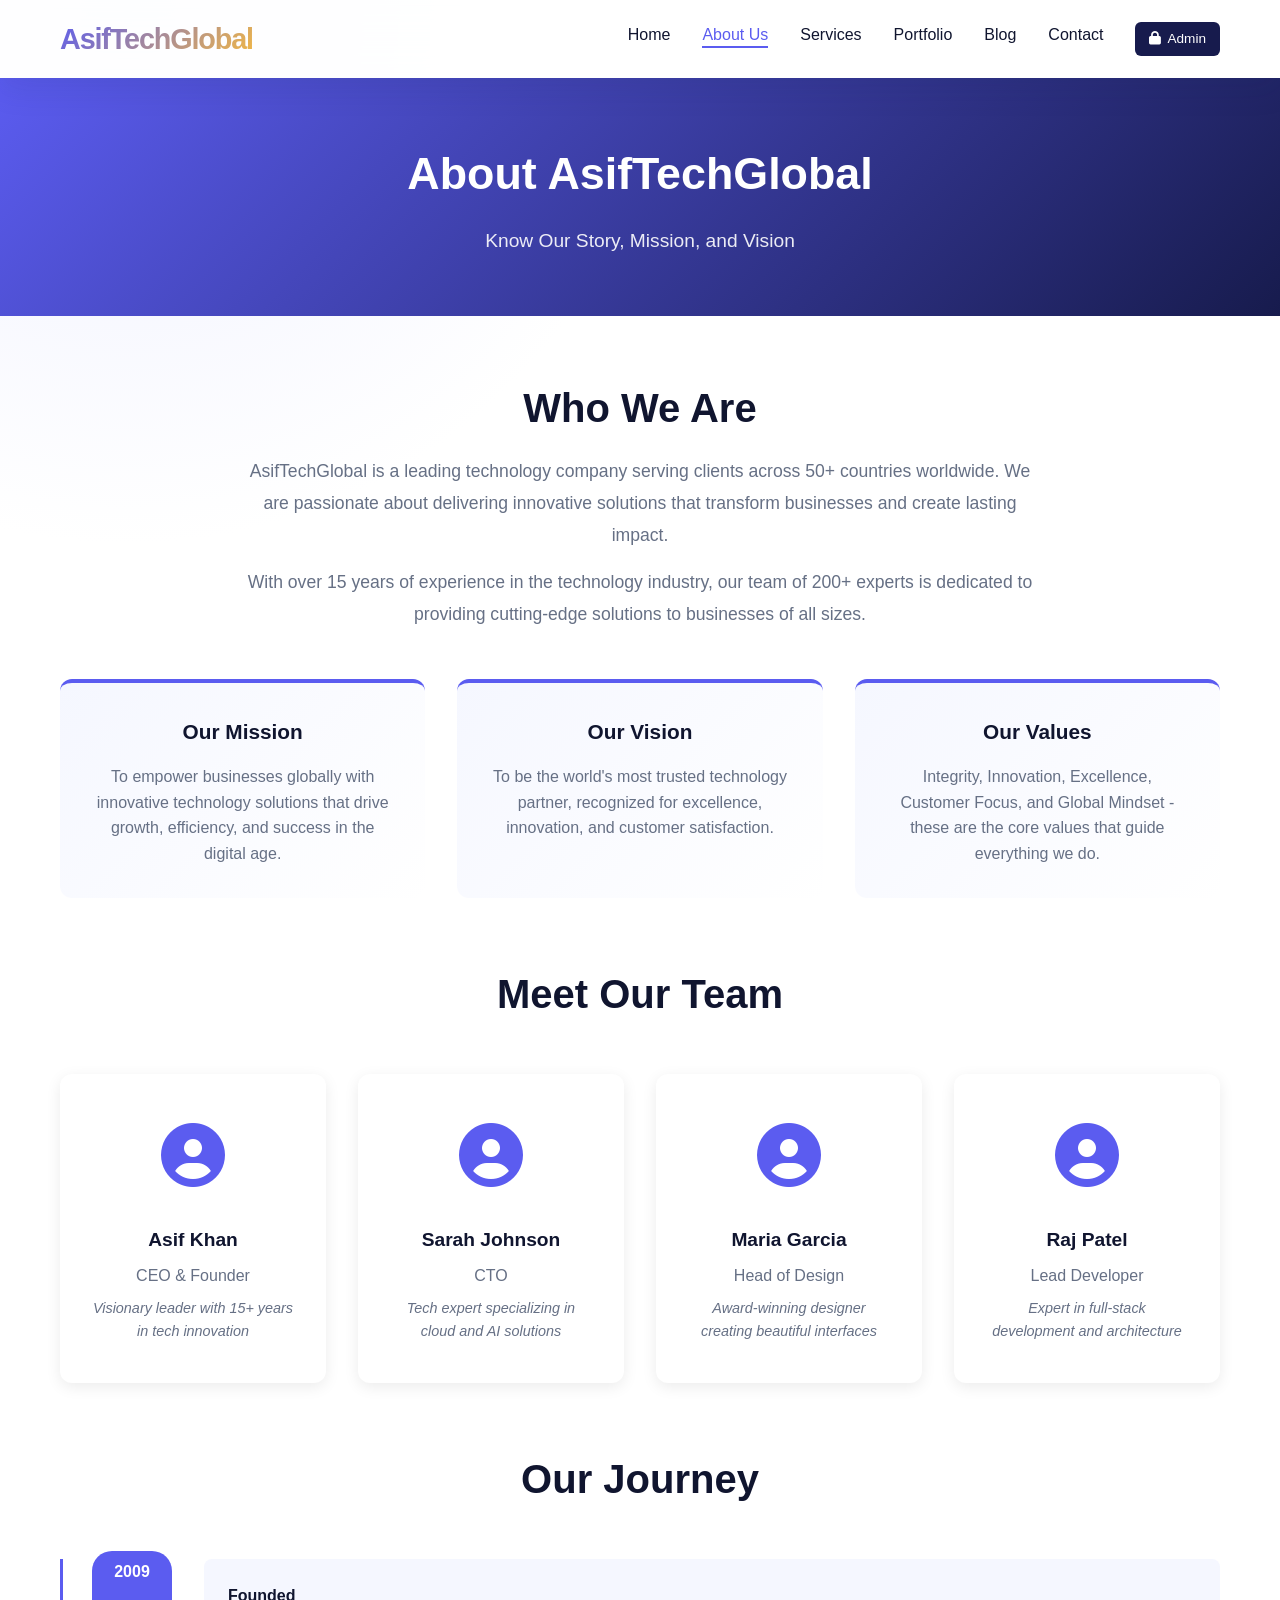
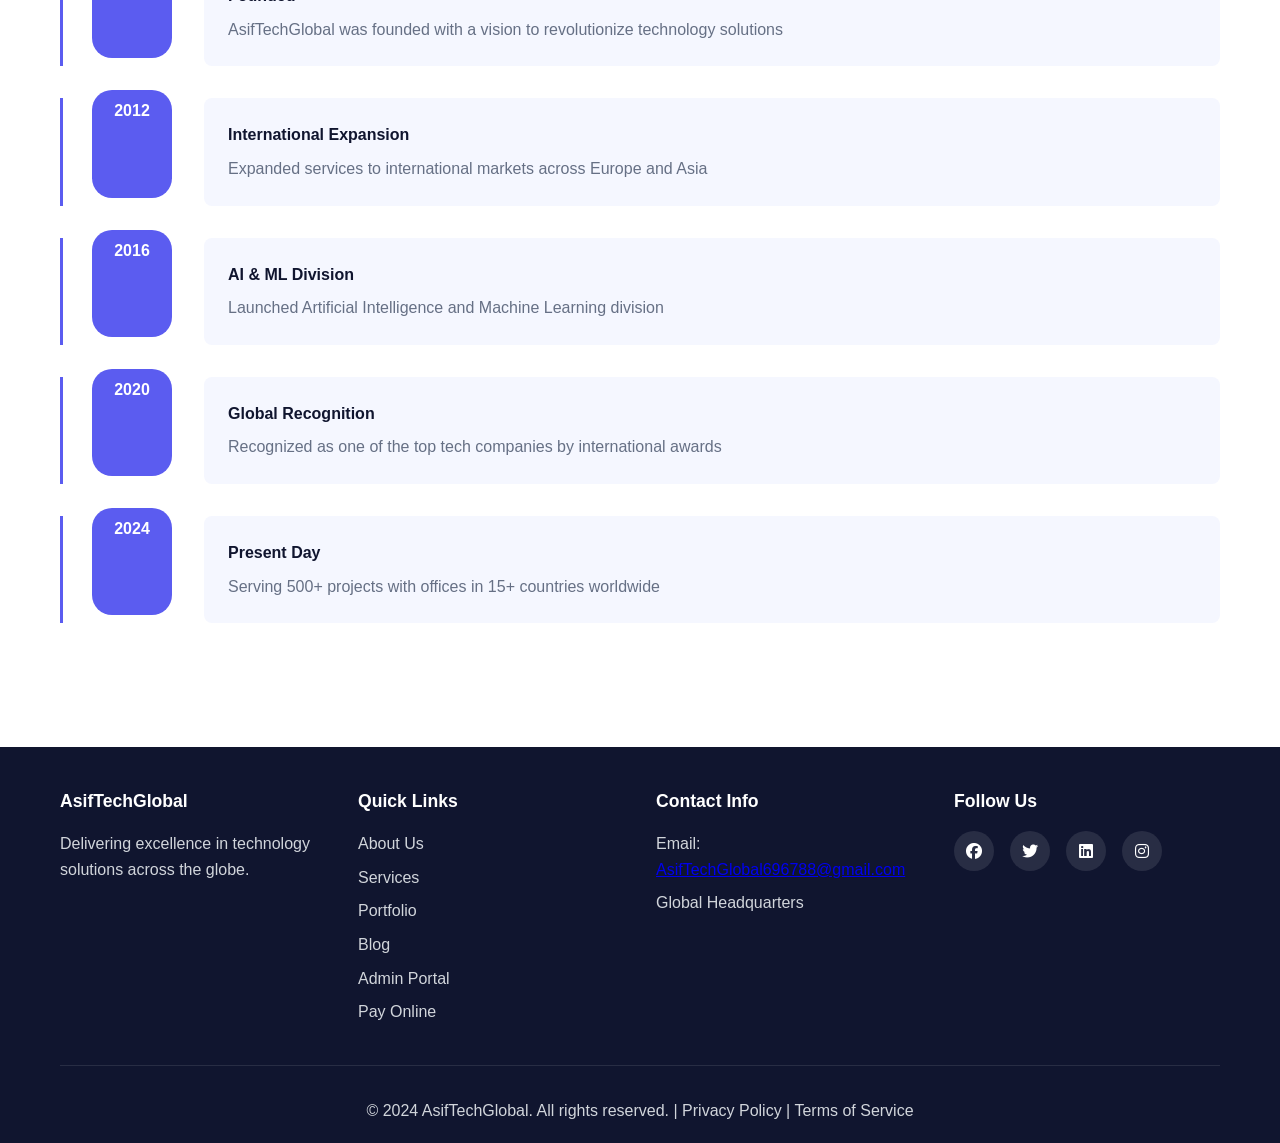
<file: about.html>
<!DOCTYPE html>
<html lang="en">
<head>
    <meta charset="UTF-8">
    <meta name="viewport" content="width=device-width, initial-scale=1.0">
    <title>About Us - AsifTechGlobal</title>
    <link rel="stylesheet" href="css/style.css">
    <link rel="stylesheet" href="https://cdnjs.cloudflare.com/ajax/libs/font-awesome/6.4.0/css/all.min.css">
</head>
<body>
    <!-- Navigation Bar -->
    <nav class="navbar">
        <div class="container">
            <div class="nav-brand">
                <h1>AsifTechGlobal</h1>
            </div>
            <ul class="nav-links">
                <li><a href="index.html">Home</a></li>
                <li><a href="about.html" class="active">About Us</a></li>
                <li><a href="services.html">Services</a></li>
                <li><a href="portfolio.html">Portfolio</a></li>
                <li><a href="blog.html">Blog</a></li>
                <li><a href="contact.html">Contact</a></li>
                <li><a href="/admin" class="admin-nav-link"><i class="fas fa-lock"></i> Admin</a></li>
            </ul>
            <div class="hamburger">
                <span></span>
                <span></span>
                <span></span>
            </div>
        </div>
    </nav>

    <!-- Page Header -->
    <section class="page-header">
        <h1>About AsifTechGlobal</h1>
        <p>Know Our Story, Mission, and Vision</p>
    </section>

    <!-- About Content -->
    <section class="about-section">
        <div class="container">
            <div class="about-intro">
                <h2>Who We Are</h2>
                <p>AsifTechGlobal is a leading technology company serving clients across 50+ countries worldwide. We are passionate about delivering innovative solutions that transform businesses and create lasting impact.</p>
                <p>With over 15 years of experience in the technology industry, our team of 200+ experts is dedicated to providing cutting-edge solutions to businesses of all sizes.</p>
            </div>

            <div class="about-grid">
                <div class="about-item">
                    <h3>Our Mission</h3>
                    <p>To empower businesses globally with innovative technology solutions that drive growth, efficiency, and success in the digital age.</p>
                </div>
                <div class="about-item">
                    <h3>Our Vision</h3>
                    <p>To be the world's most trusted technology partner, recognized for excellence, innovation, and customer satisfaction.</p>
                </div>
                <div class="about-item">
                    <h3>Our Values</h3>
                    <p>Integrity, Innovation, Excellence, Customer Focus, and Global Mindset - these are the core values that guide everything we do.</p>
                </div>
            </div>

            <div class="team-section">
                <h2>Meet Our Team</h2>
                <div class="team-grid">
                    <div class="team-member">
                        <div class="member-image">
                            <i class="fas fa-user-circle"></i>
                        </div>
                        <h4>Asif Khan</h4>
                        <p>CEO & Founder</p>
                        <p class="member-bio">Visionary leader with 15+ years in tech innovation</p>
                    </div>
                    <div class="team-member">
                        <div class="member-image">
                            <i class="fas fa-user-circle"></i>
                        </div>
                        <h4>Sarah Johnson</h4>
                        <p>CTO</p>
                        <p class="member-bio">Tech expert specializing in cloud and AI solutions</p>
                    </div>
                    <div class="team-member">
                        <div class="member-image">
                            <i class="fas fa-user-circle"></i>
                        </div>
                        <h4>Maria Garcia</h4>
                        <p>Head of Design</p>
                        <p class="member-bio">Award-winning designer creating beautiful interfaces</p>
                    </div>
                    <div class="team-member">
                        <div class="member-image">
                            <i class="fas fa-user-circle"></i>
                        </div>
                        <h4>Raj Patel</h4>
                        <p>Lead Developer</p>
                        <p class="member-bio">Expert in full-stack development and architecture</p>
                    </div>
                </div>
            </div>

            <div class="timeline">
                <h2>Our Journey</h2>
                <div class="timeline-item">
                    <div class="timeline-marker">2009</div>
                    <div class="timeline-content">
                        <h4>Founded</h4>
                        <p>AsifTechGlobal was founded with a vision to revolutionize technology solutions</p>
                    </div>
                </div>
                <div class="timeline-item">
                    <div class="timeline-marker">2012</div>
                    <div class="timeline-content">
                        <h4>International Expansion</h4>
                        <p>Expanded services to international markets across Europe and Asia</p>
                    </div>
                </div>
                <div class="timeline-item">
                    <div class="timeline-marker">2016</div>
                    <div class="timeline-content">
                        <h4>AI & ML Division</h4>
                        <p>Launched Artificial Intelligence and Machine Learning division</p>
                    </div>
                </div>
                <div class="timeline-item">
                    <div class="timeline-marker">2020</div>
                    <div class="timeline-content">
                        <h4>Global Recognition</h4>
                        <p>Recognized as one of the top tech companies by international awards</p>
                    </div>
                </div>
                <div class="timeline-item">
                    <div class="timeline-marker">2024</div>
                    <div class="timeline-content">
                        <h4>Present Day</h4>
                        <p>Serving 500+ projects with offices in 15+ countries worldwide</p>
                    </div>
                </div>
            </div>
        </div>
    </section>

    <!-- Footer -->
    <footer class="footer">
        <div class="container">
            <div class="footer-content">
                <div class="footer-section">
                    <h4>AsifTechGlobal</h4>
                    <p>Delivering excellence in technology solutions across the globe.</p>
                </div>
                <div class="footer-section">
                    <h4>Quick Links</h4>
                    <ul>
                        <li><a href="about.html">About Us</a></li>
                        <li><a href="services.html">Services</a></li>
                        <li><a href="portfolio.html">Portfolio</a></li>
                        <li><a href="blog.html">Blog</a></li>
                        <li><a href="/admin">Admin Portal</a></li>
                        <li><a href="javascript:void(0)" onclick="openClientPayModal()">Pay Online</a></li>
                    </ul>
                </div>
                <div class="footer-section">
                    <h4>Contact Info</h4>
                    <p>Email: <a href="mailto:AsifTechGlobal696788@gmail.com">AsifTechGlobal696788@gmail.com</a></p>
                    <p>Global Headquarters</p>
                </div>
                <div class="footer-section">
                    <h4>Follow Us</h4>
                    <div class="social-links">
                        <a href="#"><i class="fab fa-facebook"></i></a>
                        <a href="#"><i class="fab fa-twitter"></i></a>
                        <a href="#"><i class="fab fa-linkedin"></i></a>
                        <a href="#"><i class="fab fa-instagram"></i></a>
                    </div>
                </div>
            </div>
            <div class="footer-bottom">
                <p>&copy; 2024 AsifTechGlobal. All rights reserved. | Privacy Policy | Terms of Service</p>
            </div>
        </div>
    </footer>

    <script src="js/script.js"></script>
</body>
</html>
</file>
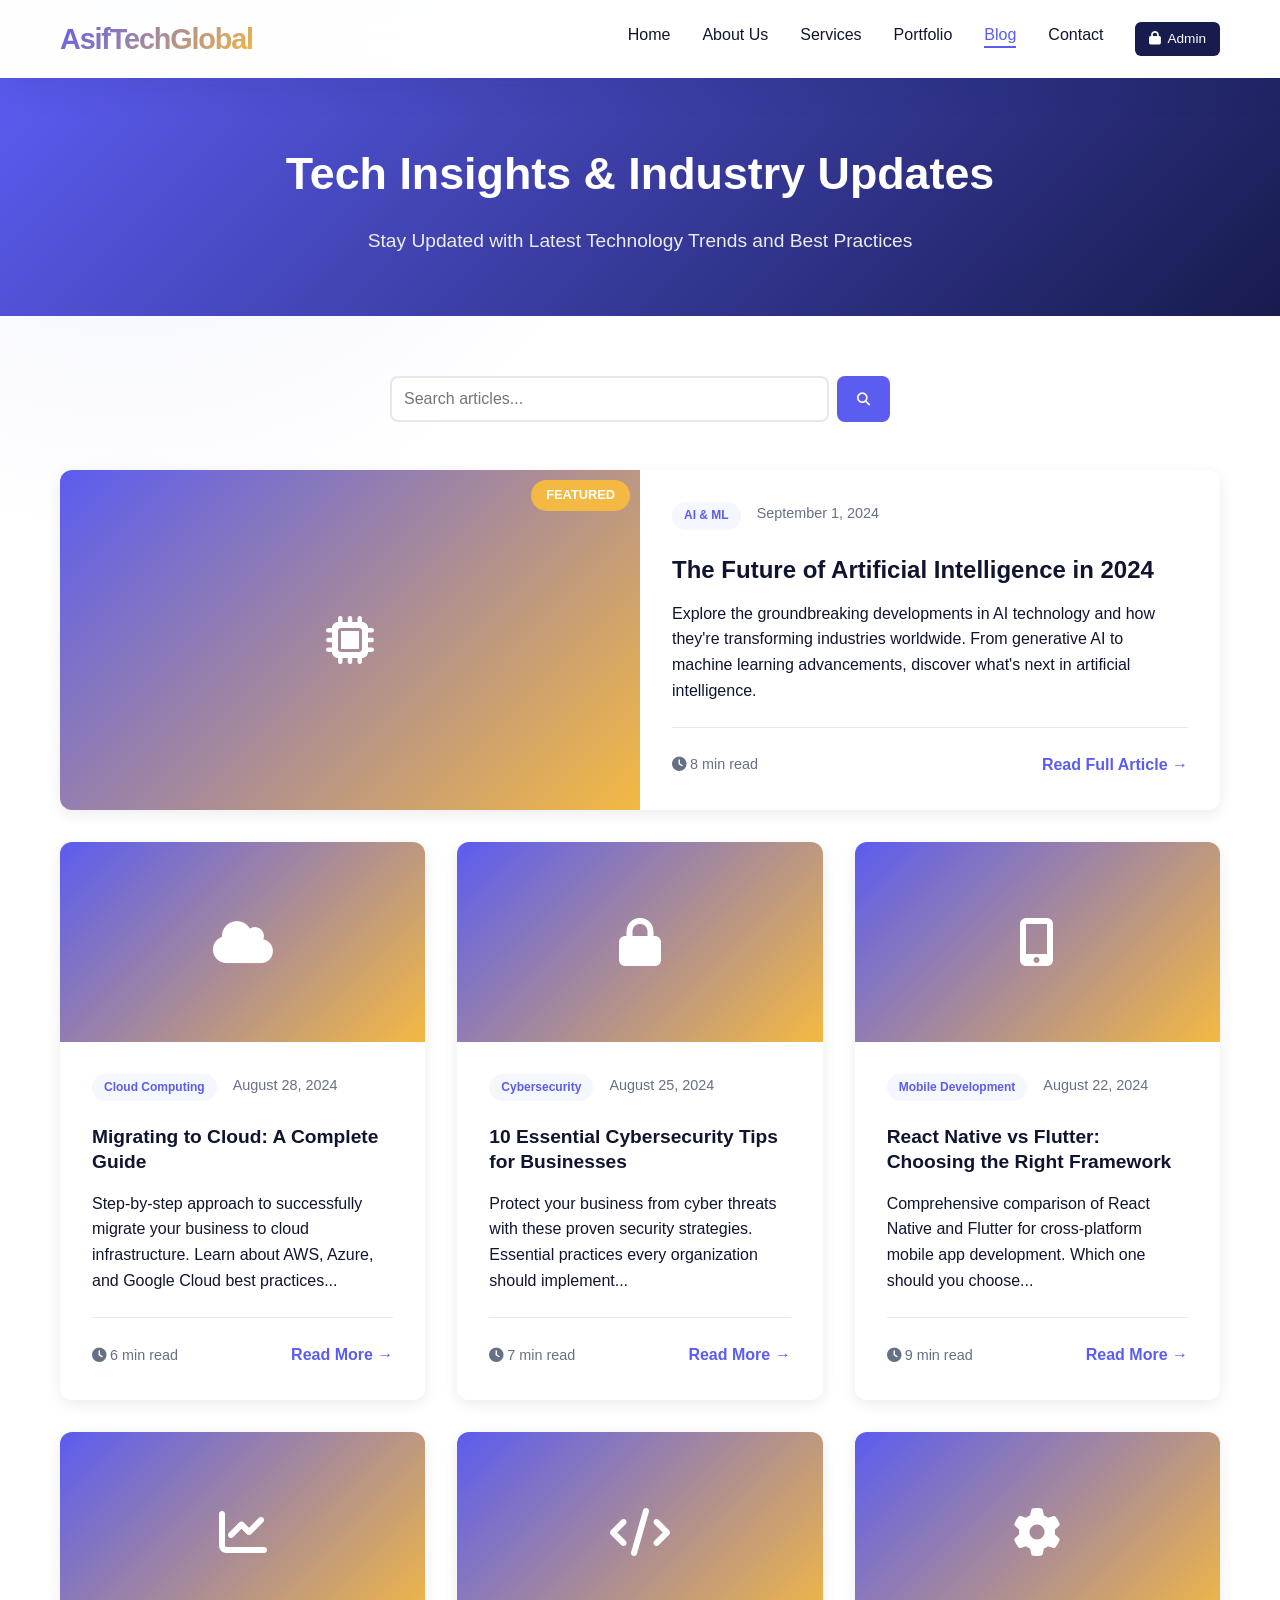
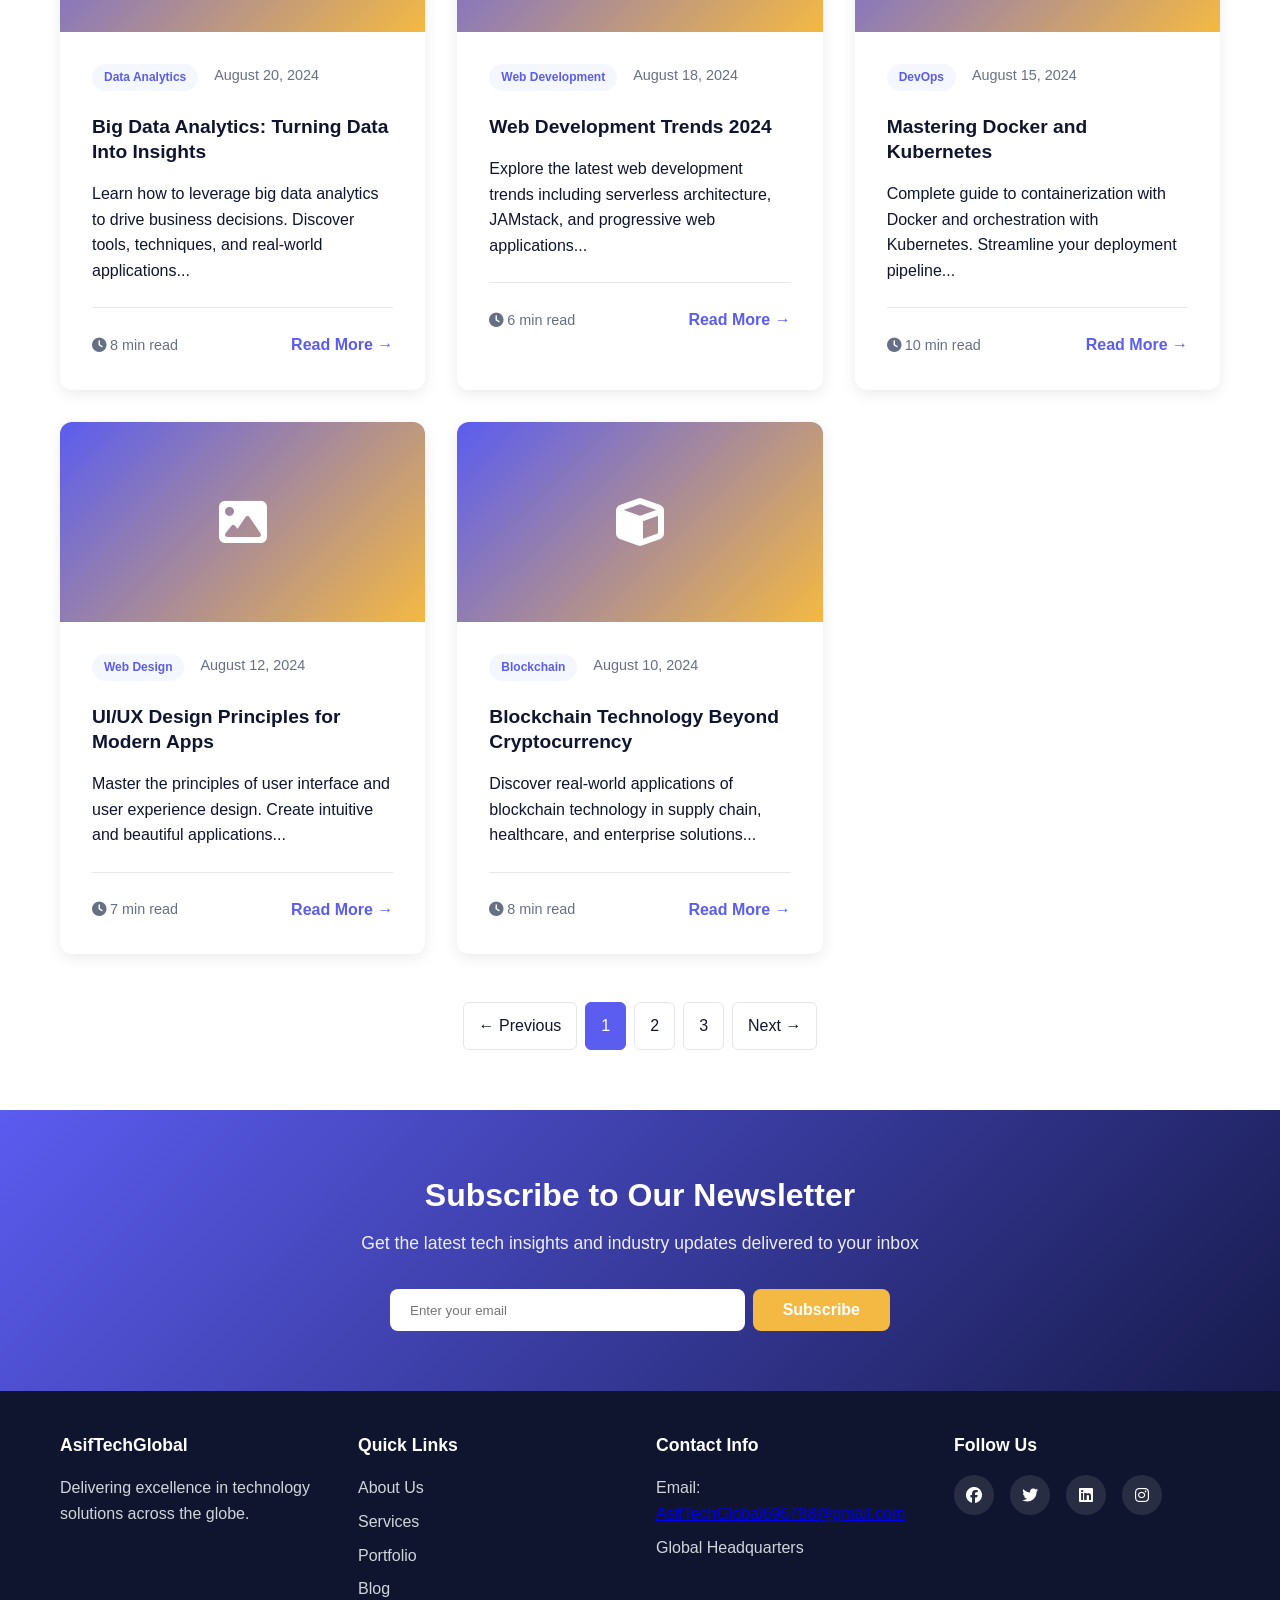
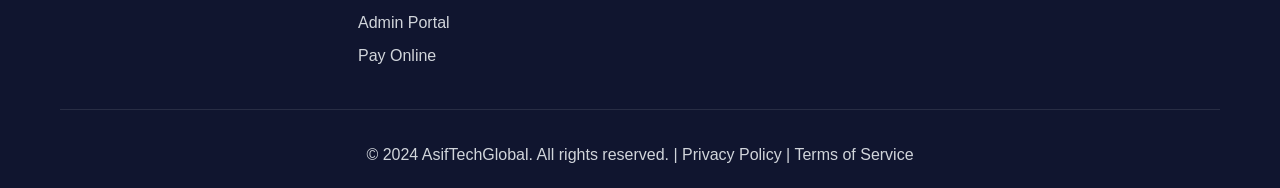
<file: blog.html>
<!DOCTYPE html>
<html lang="en">
<head>
    <meta charset="UTF-8">
    <meta name="viewport" content="width=device-width, initial-scale=1.0">
    <title>Blog - AsifTechGlobal</title>
    <link rel="stylesheet" href="css/style.css">
    <link rel="stylesheet" href="https://cdnjs.cloudflare.com/ajax/libs/font-awesome/6.4.0/css/all.min.css">
</head>
<body>
    <!-- Navigation Bar -->
    <nav class="navbar">
        <div class="container">
            <div class="nav-brand">
                <h1>AsifTechGlobal</h1>
            </div>
            <ul class="nav-links">
                <li><a href="index.html">Home</a></li>
                <li><a href="about.html">About Us</a></li>
                <li><a href="services.html">Services</a></li>
                <li><a href="portfolio.html">Portfolio</a></li>
                <li><a href="blog.html" class="active">Blog</a></li>
                <li><a href="contact.html">Contact</a></li>
                <li><a href="/admin" class="admin-nav-link"><i class="fas fa-lock"></i> Admin</a></li>
            </ul>
            <div class="hamburger">
                <span></span>
                <span></span>
                <span></span>
            </div>
        </div>
    </nav>

    <!-- Page Header -->
    <section class="page-header">
        <h1>Tech Insights & Industry Updates</h1>
        <p>Stay Updated with Latest Technology Trends and Best Practices</p>
    </section>

    <!-- Blog Section -->
    <section class="blog-section">
        <div class="container">
            <div class="blog-search">
                <input type="text" id="searchBlog" placeholder="Search articles...">
                <button><i class="fas fa-search"></i></button>
            </div>

            <div class="blog-grid">
                <!-- Featured Article -->
                <article class="blog-post featured">
                    <div class="post-image">
                        <i class="fas fa-microchip"></i>
                        <span class="featured-badge">FEATURED</span>
                    </div>
                    <div class="post-content">
                        <div class="post-meta">
                            <span class="category">AI & ML</span>
                            <span class="date">September 1, 2024</span>
                        </div>
                        <h2>The Future of Artificial Intelligence in 2024</h2>
                        <p>Explore the groundbreaking developments in AI technology and how they're transforming industries worldwide. From generative AI to machine learning advancements, discover what's next in artificial intelligence.</p>
                        <div class="post-footer">
                            <span class="reading-time"><i class="fas fa-clock"></i> 8 min read</span>
                            <a href="#" class="read-more">Read Full Article →</a>
                        </div>
                    </div>
                </article>

                <!-- Blog Post 1 -->
                <article class="blog-post">
                    <div class="post-image">
                        <i class="fas fa-cloud"></i>
                    </div>
                    <div class="post-content">
                        <div class="post-meta">
                            <span class="category">Cloud Computing</span>
                            <span class="date">August 28, 2024</span>
                        </div>
                        <h3>Migrating to Cloud: A Complete Guide</h3>
                        <p>Step-by-step approach to successfully migrate your business to cloud infrastructure. Learn about AWS, Azure, and Google Cloud best practices...</p>
                        <div class="post-footer">
                            <span class="reading-time"><i class="fas fa-clock"></i> 6 min read</span>
                            <a href="#" class="read-more">Read More →</a>
                        </div>
                    </div>
                </article>

                <!-- Blog Post 2 -->
                <article class="blog-post">
                    <div class="post-image">
                        <i class="fas fa-lock"></i>
                    </div>
                    <div class="post-content">
                        <div class="post-meta">
                            <span class="category">Cybersecurity</span>
                            <span class="date">August 25, 2024</span>
                        </div>
                        <h3>10 Essential Cybersecurity Tips for Businesses</h3>
                        <p>Protect your business from cyber threats with these proven security strategies. Essential practices every organization should implement...</p>
                        <div class="post-footer">
                            <span class="reading-time"><i class="fas fa-clock"></i> 7 min read</span>
                            <a href="#" class="read-more">Read More →</a>
                        </div>
                    </div>
                </article>

                <!-- Blog Post 3 -->
                <article class="blog-post">
                    <div class="post-image">
                        <i class="fas fa-mobile-alt"></i>
                    </div>
                    <div class="post-content">
                        <div class="post-meta">
                            <span class="category">Mobile Development</span>
                            <span class="date">August 22, 2024</span>
                        </div>
                        <h3>React Native vs Flutter: Choosing the Right Framework</h3>
                        <p>Comprehensive comparison of React Native and Flutter for cross-platform mobile app development. Which one should you choose...</p>
                        <div class="post-footer">
                            <span class="reading-time"><i class="fas fa-clock"></i> 9 min read</span>
                            <a href="#" class="read-more">Read More →</a>
                        </div>
                    </div>
                </article>

                <!-- Blog Post 4 -->
                <article class="blog-post">
                    <div class="post-image">
                        <i class="fas fa-chart-line"></i>
                    </div>
                    <div class="post-content">
                        <div class="post-meta">
                            <span class="category">Data Analytics</span>
                            <span class="date">August 20, 2024</span>
                        </div>
                        <h3>Big Data Analytics: Turning Data Into Insights</h3>
                        <p>Learn how to leverage big data analytics to drive business decisions. Discover tools, techniques, and real-world applications...</p>
                        <div class="post-footer">
                            <span class="reading-time"><i class="fas fa-clock"></i> 8 min read</span>
                            <a href="#" class="read-more">Read More →</a>
                        </div>
                    </div>
                </article>

                <!-- Blog Post 5 -->
                <article class="blog-post">
                    <div class="post-image">
                        <i class="fas fa-code"></i>
                    </div>
                    <div class="post-content">
                        <div class="post-meta">
                            <span class="category">Web Development</span>
                            <span class="date">August 18, 2024</span>
                        </div>
                        <h3>Web Development Trends 2024</h3>
                        <p>Explore the latest web development trends including serverless architecture, JAMstack, and progressive web applications...</p>
                        <div class="post-footer">
                            <span class="reading-time"><i class="fas fa-clock"></i> 6 min read</span>
                            <a href="#" class="read-more">Read More →</a>
                        </div>
                    </div>
                </article>

                <!-- Blog Post 6 -->
                <article class="blog-post">
                    <div class="post-image">
                        <i class="fas fa-cog"></i>
                    </div>
                    <div class="post-content">
                        <div class="post-meta">
                            <span class="category">DevOps</span>
                            <span class="date">August 15, 2024</span>
                        </div>
                        <h3>Mastering Docker and Kubernetes</h3>
                        <p>Complete guide to containerization with Docker and orchestration with Kubernetes. Streamline your deployment pipeline...</p>
                        <div class="post-footer">
                            <span class="reading-time"><i class="fas fa-clock"></i> 10 min read</span>
                            <a href="#" class="read-more">Read More →</a>
                        </div>
                    </div>
                </article>

                <!-- Blog Post 7 -->
                <article class="blog-post">
                    <div class="post-image">
                        <i class="fas fa-image"></i>
                    </div>
                    <div class="post-content">
                        <div class="post-meta">
                            <span class="category">Web Design</span>
                            <span class="date">August 12, 2024</span>
                        </div>
                        <h3>UI/UX Design Principles for Modern Apps</h3>
                        <p>Master the principles of user interface and user experience design. Create intuitive and beautiful applications...</p>
                        <div class="post-footer">
                            <span class="reading-time"><i class="fas fa-clock"></i> 7 min read</span>
                            <a href="#" class="read-more">Read More →</a>
                        </div>
                    </div>
                </article>

                <!-- Blog Post 8 -->
                <article class="blog-post">
                    <div class="post-image">
                        <i class="fas fa-cube"></i>
                    </div>
                    <div class="post-content">
                        <div class="post-meta">
                            <span class="category">Blockchain</span>
                            <span class="date">August 10, 2024</span>
                        </div>
                        <h3>Blockchain Technology Beyond Cryptocurrency</h3>
                        <p>Discover real-world applications of blockchain technology in supply chain, healthcare, and enterprise solutions...</p>
                        <div class="post-footer">
                            <span class="reading-time"><i class="fas fa-clock"></i> 8 min read</span>
                            <a href="#" class="read-more">Read More →</a>
                        </div>
                    </div>
                </article>
            </div>

            <div class="pagination">
                <a href="#" class="prev">← Previous</a>
                <a href="#" class="active">1</a>
                <a href="#">2</a>
                <a href="#">3</a>
                <a href="#" class="next">Next →</a>
            </div>
        </div>
    </section>

    <!-- Newsletter Section -->
    <section class="newsletter">
        <div class="container">
            <h2>Subscribe to Our Newsletter</h2>
            <p>Get the latest tech insights and industry updates delivered to your inbox</p>
            <form class="newsletter-form">
                <input type="email" placeholder="Enter your email" required>
                <button type="submit" class="btn btn-primary">Subscribe</button>
            </form>
        </div>
    </section>

    <!-- Footer -->
    <footer class="footer">
        <div class="container">
            <div class="footer-content">
                <div class="footer-section">
                    <h4>AsifTechGlobal</h4>
                    <p>Delivering excellence in technology solutions across the globe.</p>
                </div>
                <div class="footer-section">
                    <h4>Quick Links</h4>
                    <ul>
                        <li><a href="about.html">About Us</a></li>
                        <li><a href="services.html">Services</a></li>
                        <li><a href="portfolio.html">Portfolio</a></li>
                        <li><a href="blog.html">Blog</a></li>
                        <li><a href="/admin">Admin Portal</a></li>
                        <li><a href="javascript:void(0)" onclick="openClientPayModal()">Pay Online</a></li>
                    </ul>
                </div>
                <div class="footer-section">
                    <h4>Contact Info</h4>
                    <p>Email: <a href="mailto:AsifTechGlobal696788@gmail.com">AsifTechGlobal696788@gmail.com</a></p>
                    <p>Global Headquarters</p>
                </div>
                <div class="footer-section">
                    <h4>Follow Us</h4>
                    <div class="social-links">
                        <a href="#"><i class="fab fa-facebook"></i></a>
                        <a href="#"><i class="fab fa-twitter"></i></a>
                        <a href="#"><i class="fab fa-linkedin"></i></a>
                        <a href="#"><i class="fab fa-instagram"></i></a>
                    </div>
                </div>
            </div>
            <div class="footer-bottom">
                <p>&copy; 2024 AsifTechGlobal. All rights reserved. | Privacy Policy | Terms of Service</p>
            </div>
        </div>
    </footer>

    <script src="js/script.js"></script>
</body>
</html>
</file>
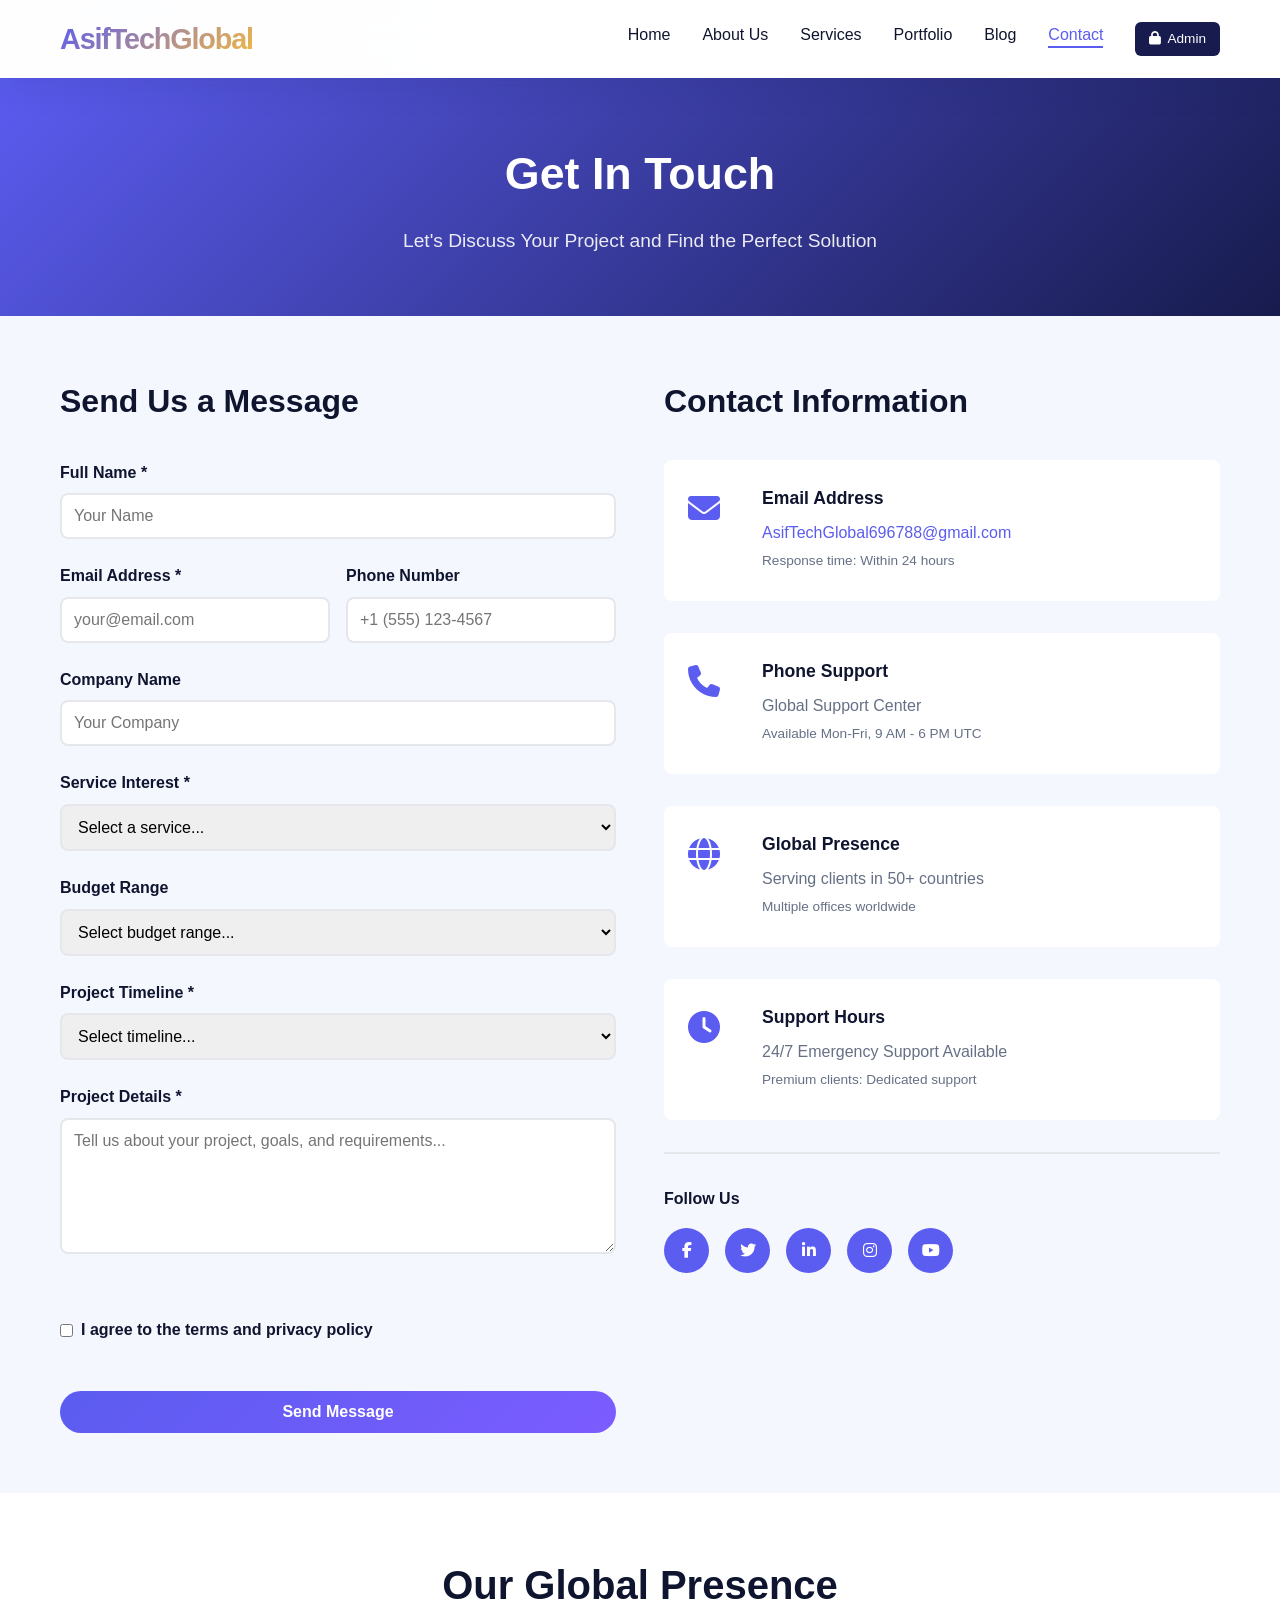
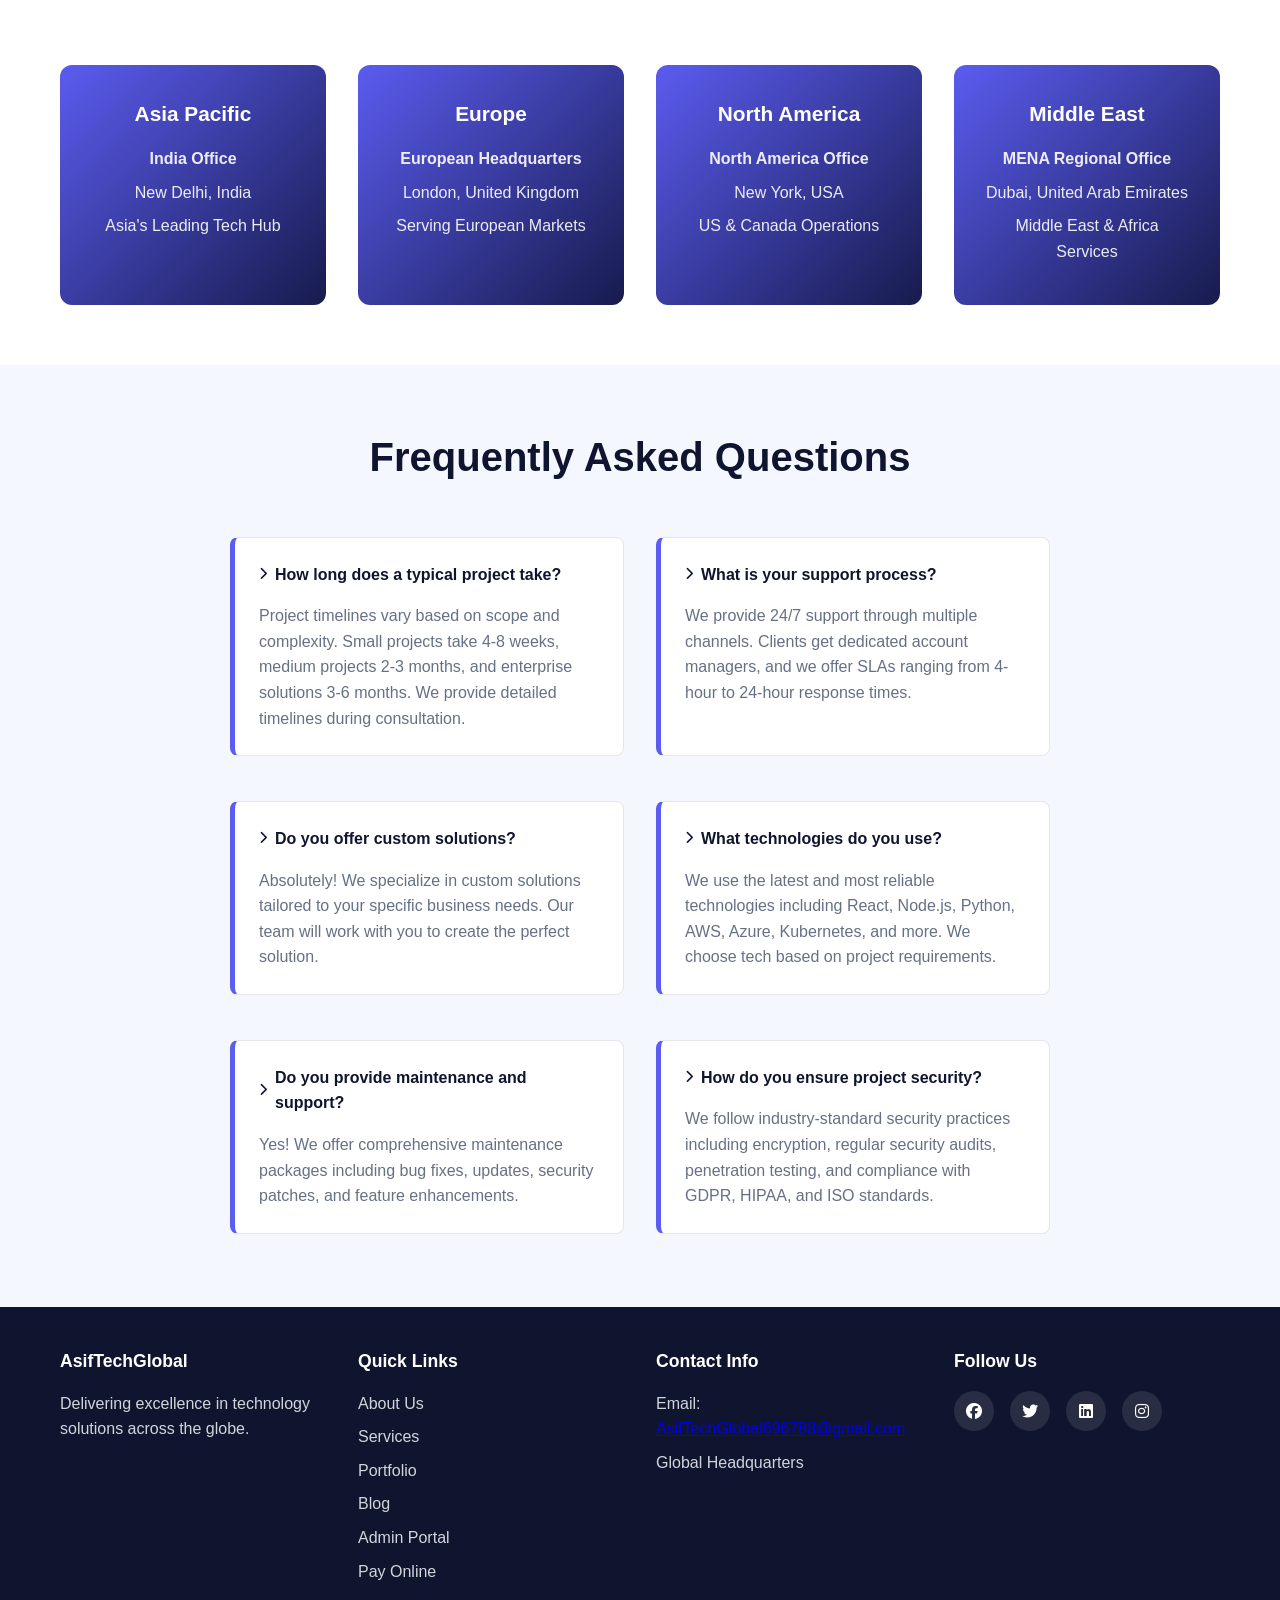
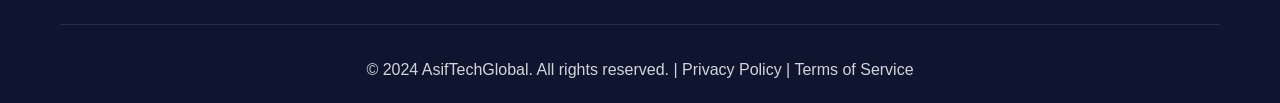
<file: contact.html>
<!DOCTYPE html>
<html lang="en">
<head>
    <meta charset="UTF-8">
    <meta name="viewport" content="width=device-width, initial-scale=1.0">
    <title>Contact Us - AsifTechGlobal</title>
    <link rel="stylesheet" href="css/style.css">
    <link rel="stylesheet" href="https://cdnjs.cloudflare.com/ajax/libs/font-awesome/6.4.0/css/all.min.css">
</head>
<body>
    <!-- Navigation Bar -->
    <nav class="navbar">
        <div class="container">
            <div class="nav-brand">
                <h1>AsifTechGlobal</h1>
            </div>
            <ul class="nav-links">
                <li><a href="index.html">Home</a></li>
                <li><a href="about.html">About Us</a></li>
                <li><a href="services.html">Services</a></li>
                <li><a href="portfolio.html">Portfolio</a></li>
                <li><a href="blog.html">Blog</a></li>
                <li><a href="contact.html" class="active">Contact</a></li>
                <li><a href="/admin" class="admin-nav-link"><i class="fas fa-lock"></i> Admin</a></li>
            </ul>
            <div class="hamburger">
                <span></span>
                <span></span>
                <span></span>
            </div>
        </div>
    </nav>

    <!-- Page Header -->
    <section class="page-header">
        <h1>Get In Touch</h1>
        <p>Let's Discuss Your Project and Find the Perfect Solution</p>
    </section>

    <!-- Contact Section -->
    <section class="contact-section">
        <div class="container">
            <div class="contact-wrapper">
                <!-- Contact Form -->
                <div class="contact-form-wrapper">
                    <h2>Send Us a Message</h2>
                    <form id="contactForm" class="contact-form">
                        <div class="form-group">
                            <label for="name">Full Name *</label>
                            <input type="text" id="name" name="name" required placeholder="Your Name">
                        </div>

                        <div class="form-row">
                            <div class="form-group">
                                <label for="email">Email Address *</label>
                                <input type="email" id="email" name="email" required placeholder="your@email.com">
                            </div>
                            <div class="form-group">
                                <label for="phone">Phone Number</label>
                                <input type="tel" id="phone" name="phone" placeholder="+1 (555) 123-4567">
                            </div>
                        </div>

                        <div class="form-group">
                            <label for="company">Company Name</label>
                            <input type="text" id="company" name="company" placeholder="Your Company">
                        </div>

                        <div class="form-group">
                            <label for="service">Service Interest *</label>
                            <select id="service" name="service" required>
                                <option value="">Select a service...</option>
                                <option value="web">Web Development</option>
                                <option value="mobile">Mobile App Development</option>
                                <option value="cloud">Cloud Solutions</option>
                                <option value="security">Cybersecurity</option>
                                <option value="analytics">Data Analytics</option>
                                <option value="ai">AI & Machine Learning</option>
                                <option value="ecommerce">E-Commerce Solutions</option>
                                <option value="consulting">Consulting & Training</option>
                                <option value="other">Other</option>
                            </select>
                        </div>

                        <div class="form-group">
                            <label for="budget">Budget Range</label>
                            <select id="budget" name="budget">
                                <option value="">Select budget range...</option>
                                <option value="5k">$5,000 - $10,000</option>
                                <option value="10k">$10,000 - $25,000</option>
                                <option value="25k">$25,000 - $50,000</option>
                                <option value="50k">$50,000 - $100,000</option>
                                <option value="100k">$100,000+</option>
                            </select>
                        </div>

                        <div class="form-group">
                            <label for="timeline">Project Timeline *</label>
                            <select id="timeline" name="timeline" required>
                                <option value="">Select timeline...</option>
                                <option value="immediate">Immediate (Within 2 weeks)</option>
                                <option value="month">This Month</option>
                                <option value="quarter">This Quarter</option>
                                <option value="flexible">Flexible</option>
                            </select>
                        </div>

                        <div class="form-group full-width">
                            <label for="message">Project Details *</label>
                            <textarea id="message" name="message" rows="6" required placeholder="Tell us about your project, goals, and requirements..."></textarea>
                        </div>

                        <div class="form-group checkbox">
                            <input type="checkbox" id="agree" name="agree" required>
                            <label for="agree">I agree to the terms and privacy policy</label>
                        </div>

                        <button type="submit" class="btn btn-primary">Send Message</button>
                    </form>
                </div>

                <!-- Contact Info -->
                <div class="contact-info-wrapper">
                    <h2>Contact Information</h2>
                    
                    <div class="contact-info-item">
                        <div class="info-icon">
                            <i class="fas fa-envelope"></i>
                        </div>
                        <div class="info-content">
                            <h4>Email Address</h4>
                            <p><a href="mailto:AsifTechGlobal696788@gmail.com">AsifTechGlobal696788@gmail.com</a></p>
                            <p class="small">Response time: Within 24 hours</p>
                        </div>
                    </div>

                    <div class="contact-info-item">
                        <div class="info-icon">
                            <i class="fas fa-phone"></i>
                        </div>
                        <div class="info-content">
                            <h4>Phone Support</h4>
                            <p>Global Support Center</p>
                            <p class="small">Available Mon-Fri, 9 AM - 6 PM UTC</p>
                        </div>
                    </div>

                    <div class="contact-info-item">
                        <div class="info-icon">
                            <i class="fas fa-globe"></i>
                        </div>
                        <div class="info-content">
                            <h4>Global Presence</h4>
                            <p>Serving clients in 50+ countries</p>
                            <p class="small">Multiple offices worldwide</p>
                        </div>
                    </div>

                    <div class="contact-info-item">
                        <div class="info-icon">
                            <i class="fas fa-clock"></i>
                        </div>
                        <div class="info-content">
                            <h4>Support Hours</h4>
                            <p>24/7 Emergency Support Available</p>
                            <p class="small">Premium clients: Dedicated support</p>
                        </div>
                    </div>

                    <!-- Social Links -->
                    <div class="contact-social">
                        <h4>Follow Us</h4>
                        <div class="social-icons">
                            <a href="#" title="Facebook"><i class="fab fa-facebook-f"></i></a>
                            <a href="#" title="Twitter"><i class="fab fa-twitter"></i></a>
                            <a href="#" title="LinkedIn"><i class="fab fa-linkedin-in"></i></a>
                            <a href="#" title="Instagram"><i class="fab fa-instagram"></i></a>
                            <a href="#" title="YouTube"><i class="fab fa-youtube"></i></a>
                        </div>
                    </div>
                </div>
            </div>
        </div>
    </section>

    <!-- Map Section -->
    <section class="map-section">
        <div class="container">
            <h2>Our Global Presence</h2>
            <div class="locations-grid">
                <div class="location-card">
                    <h3>Asia Pacific</h3>
                    <p><strong>India Office</strong></p>
                    <p>New Delhi, India</p>
                    <p>Asia's Leading Tech Hub</p>
                </div>
                <div class="location-card">
                    <h3>Europe</h3>
                    <p><strong>European Headquarters</strong></p>
                    <p>London, United Kingdom</p>
                    <p>Serving European Markets</p>
                </div>
                <div class="location-card">
                    <h3>North America</h3>
                    <p><strong>North America Office</strong></p>
                    <p>New York, USA</p>
                    <p>US & Canada Operations</p>
                </div>
                <div class="location-card">
                    <h3>Middle East</h3>
                    <p><strong>MENA Regional Office</strong></p>
                    <p>Dubai, United Arab Emirates</p>
                    <p>Middle East & Africa Services</p>
                </div>
            </div>
        </div>
    </section>

    <!-- FAQ Section -->
    <section class="faq-section">
        <div class="container">
            <h2>Frequently Asked Questions</h2>
            <div class="faq-grid">
                <div class="faq-item">
                    <h4><i class="fas fa-chevron-right"></i> How long does a typical project take?</h4>
                    <p>Project timelines vary based on scope and complexity. Small projects take 4-8 weeks, medium projects 2-3 months, and enterprise solutions 3-6 months. We provide detailed timelines during consultation.</p>
                </div>
                <div class="faq-item">
                    <h4><i class="fas fa-chevron-right"></i> What is your support process?</h4>
                    <p>We provide 24/7 support through multiple channels. Clients get dedicated account managers, and we offer SLAs ranging from 4-hour to 24-hour response times.</p>
                </div>
                <div class="faq-item">
                    <h4><i class="fas fa-chevron-right"></i> Do you offer custom solutions?</h4>
                    <p>Absolutely! We specialize in custom solutions tailored to your specific business needs. Our team will work with you to create the perfect solution.</p>
                </div>
                <div class="faq-item">
                    <h4><i class="fas fa-chevron-right"></i> What technologies do you use?</h4>
                    <p>We use the latest and most reliable technologies including React, Node.js, Python, AWS, Azure, Kubernetes, and more. We choose tech based on project requirements.</p>
                </div>
                <div class="faq-item">
                    <h4><i class="fas fa-chevron-right"></i> Do you provide maintenance and support?</h4>
                    <p>Yes! We offer comprehensive maintenance packages including bug fixes, updates, security patches, and feature enhancements.</p>
                </div>
                <div class="faq-item">
                    <h4><i class="fas fa-chevron-right"></i> How do you ensure project security?</h4>
                    <p>We follow industry-standard security practices including encryption, regular security audits, penetration testing, and compliance with GDPR, HIPAA, and ISO standards.</p>
                </div>
            </div>
        </div>
    </section>

    <!-- Footer -->
    <footer class="footer">
        <div class="container">
            <div class="footer-content">
                <div class="footer-section">
                    <h4>AsifTechGlobal</h4>
                    <p>Delivering excellence in technology solutions across the globe.</p>
                </div>
                <div class="footer-section">
                    <h4>Quick Links</h4>
                    <ul>
                        <li><a href="about.html">About Us</a></li>
                        <li><a href="services.html">Services</a></li>
                        <li><a href="portfolio.html">Portfolio</a></li>
                        <li><a href="blog.html">Blog</a></li>
                        <li><a href="/admin">Admin Portal</a></li>
                        <li><a href="javascript:void(0)" onclick="openClientPayModal()">Pay Online</a></li>
                    </ul>
                </div>
                <div class="footer-section">
                    <h4>Contact Info</h4>
                    <p>Email: <a href="mailto:AsifTechGlobal696788@gmail.com">AsifTechGlobal696788@gmail.com</a></p>
                    <p>Global Headquarters</p>
                </div>
                <div class="footer-section">
                    <h4>Follow Us</h4>
                    <div class="social-links">
                        <a href="#"><i class="fab fa-facebook"></i></a>
                        <a href="#"><i class="fab fa-twitter"></i></a>
                        <a href="#"><i class="fab fa-linkedin"></i></a>
                        <a href="#"><i class="fab fa-instagram"></i></a>
                    </div>
                </div>
            </div>
            <div class="footer-bottom">
                <p>&copy; 2024 AsifTechGlobal. All rights reserved. | Privacy Policy | Terms of Service</p>
            </div>
        </div>
    </footer>

    <script src="js/script.js"></script>
</body>
</html>
</file>
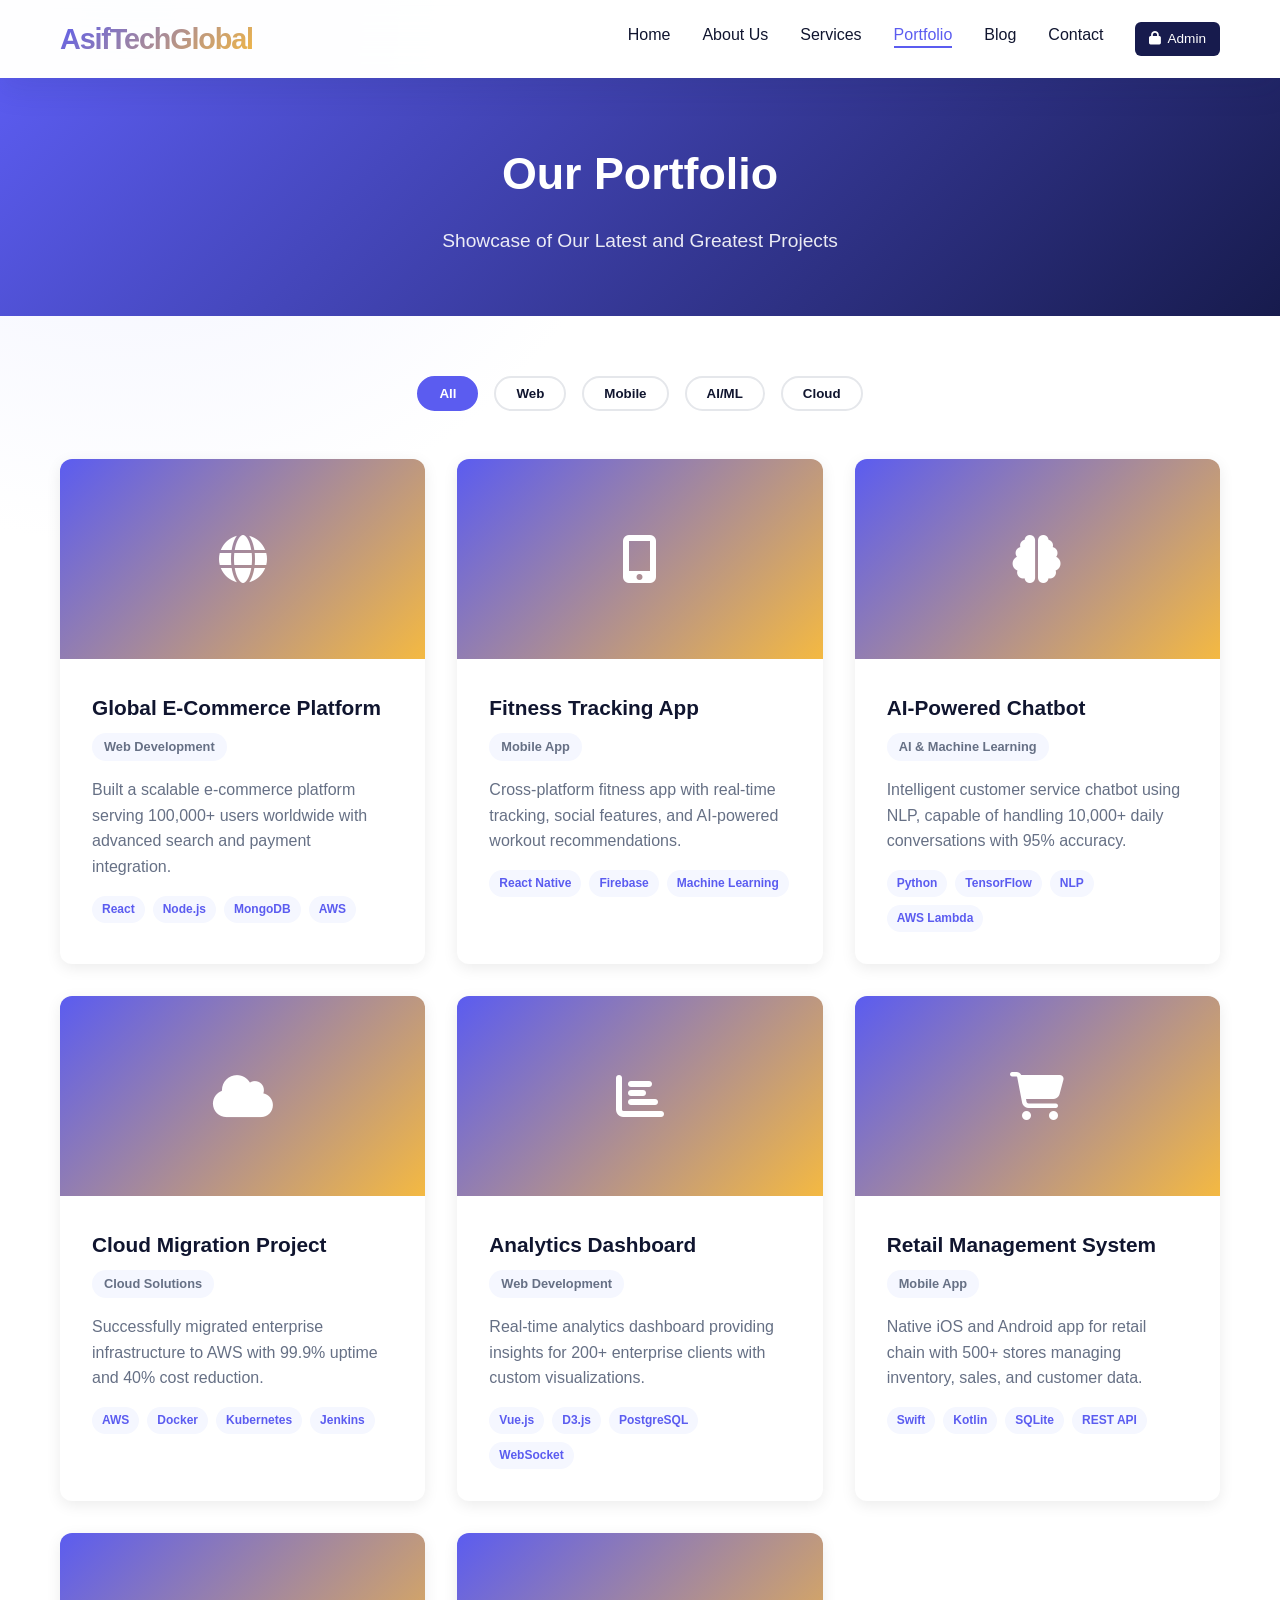
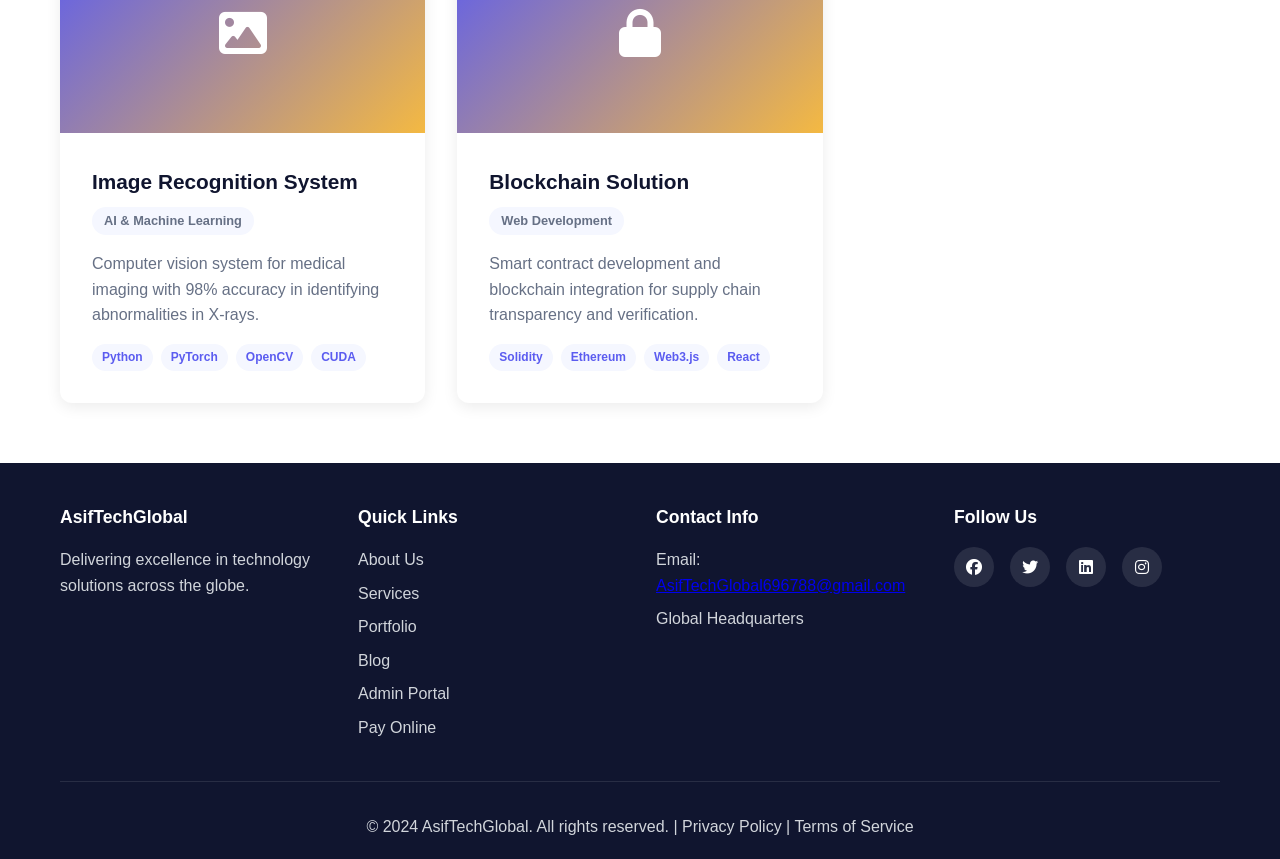
<file: portfolio.html>
<!DOCTYPE html>
<html lang="en">
<head>
    <meta charset="UTF-8">
    <meta name="viewport" content="width=device-width, initial-scale=1.0">
    <title>Portfolio - AsifTechGlobal</title>
    <link rel="stylesheet" href="css/style.css">
    <link rel="stylesheet" href="https://cdnjs.cloudflare.com/ajax/libs/font-awesome/6.4.0/css/all.min.css">
</head>
<body>
    <!-- Navigation Bar -->
    <nav class="navbar">
        <div class="container">
            <div class="nav-brand">
                <h1>AsifTechGlobal</h1>
            </div>
            <ul class="nav-links">
                <li><a href="index.html">Home</a></li>
                <li><a href="about.html">About Us</a></li>
                <li><a href="services.html">Services</a></li>
                <li><a href="portfolio.html" class="active">Portfolio</a></li>
                <li><a href="blog.html">Blog</a></li>
                <li><a href="contact.html">Contact</a></li>
                <li><a href="/admin" class="admin-nav-link"><i class="fas fa-lock"></i> Admin</a></li>
            </ul>
            <div class="hamburger">
                <span></span>
                <span></span>
                <span></span>
            </div>
        </div>
    </nav>

    <!-- Page Header -->
    <section class="page-header">
        <h1>Our Portfolio</h1>
        <p>Showcase of Our Latest and Greatest Projects</p>
    </section>

    <!-- Portfolio Content -->
    <section class="portfolio-section">
        <div class="container">
            <div class="portfolio-filters">
                <button class="filter-btn active" data-filter="all">All</button>
                <button class="filter-btn" data-filter="web">Web</button>
                <button class="filter-btn" data-filter="mobile">Mobile</button>
                <button class="filter-btn" data-filter="ai">AI/ML</button>
                <button class="filter-btn" data-filter="cloud">Cloud</button>
            </div>

            <div class="portfolio-grid">
                <div class="portfolio-item" data-category="web">
                    <div class="portfolio-image">
                        <i class="fas fa-globe"></i>
                    </div>
                    <div class="portfolio-info">
                        <h3>Global E-Commerce Platform</h3>
                        <p class="category">Web Development</p>
                        <p>Built a scalable e-commerce platform serving 100,000+ users worldwide with advanced search and payment integration.</p>
                        <div class="tech-stack">
                            <span>React</span>
                            <span>Node.js</span>
                            <span>MongoDB</span>
                            <span>AWS</span>
                        </div>
                    </div>
                </div>

                <div class="portfolio-item" data-category="mobile">
                    <div class="portfolio-image">
                        <i class="fas fa-mobile-alt"></i>
                    </div>
                    <div class="portfolio-info">
                        <h3>Fitness Tracking App</h3>
                        <p class="category">Mobile App</p>
                        <p>Cross-platform fitness app with real-time tracking, social features, and AI-powered workout recommendations.</p>
                        <div class="tech-stack">
                            <span>React Native</span>
                            <span>Firebase</span>
                            <span>Machine Learning</span>
                        </div>
                    </div>
                </div>

                <div class="portfolio-item" data-category="ai">
                    <div class="portfolio-image">
                        <i class="fas fa-brain"></i>
                    </div>
                    <div class="portfolio-info">
                        <h3>AI-Powered Chatbot</h3>
                        <p class="category">AI & Machine Learning</p>
                        <p>Intelligent customer service chatbot using NLP, capable of handling 10,000+ daily conversations with 95% accuracy.</p>
                        <div class="tech-stack">
                            <span>Python</span>
                            <span>TensorFlow</span>
                            <span>NLP</span>
                            <span>AWS Lambda</span>
                        </div>
                    </div>
                </div>

                <div class="portfolio-item" data-category="cloud">
                    <div class="portfolio-image">
                        <i class="fas fa-cloud"></i>
                    </div>
                    <div class="portfolio-info">
                        <h3>Cloud Migration Project</h3>
                        <p class="category">Cloud Solutions</p>
                        <p>Successfully migrated enterprise infrastructure to AWS with 99.9% uptime and 40% cost reduction.</p>
                        <div class="tech-stack">
                            <span>AWS</span>
                            <span>Docker</span>
                            <span>Kubernetes</span>
                            <span>Jenkins</span>
                        </div>
                    </div>
                </div>

                <div class="portfolio-item" data-category="web">
                    <div class="portfolio-image">
                        <i class="fas fa-chart-bar"></i>
                    </div>
                    <div class="portfolio-info">
                        <h3>Analytics Dashboard</h3>
                        <p class="category">Web Development</p>
                        <p>Real-time analytics dashboard providing insights for 200+ enterprise clients with custom visualizations.</p>
                        <div class="tech-stack">
                            <span>Vue.js</span>
                            <span>D3.js</span>
                            <span>PostgreSQL</span>
                            <span>WebSocket</span>
                        </div>
                    </div>
                </div>

                <div class="portfolio-item" data-category="mobile">
                    <div class="portfolio-image">
                        <i class="fas fa-shopping-cart"></i>
                    </div>
                    <div class="portfolio-info">
                        <h3>Retail Management System</h3>
                        <p class="category">Mobile App</p>
                        <p>Native iOS and Android app for retail chain with 500+ stores managing inventory, sales, and customer data.</p>
                        <div class="tech-stack">
                            <span>Swift</span>
                            <span>Kotlin</span>
                            <span>SQLite</span>
                            <span>REST API</span>
                        </div>
                    </div>
                </div>

                <div class="portfolio-item" data-category="ai">
                    <div class="portfolio-image">
                        <i class="fas fa-image"></i>
                    </div>
                    <div class="portfolio-info">
                        <h3>Image Recognition System</h3>
                        <p class="category">AI & Machine Learning</p>
                        <p>Computer vision system for medical imaging with 98% accuracy in identifying abnormalities in X-rays.</p>
                        <div class="tech-stack">
                            <span>Python</span>
                            <span>PyTorch</span>
                            <span>OpenCV</span>
                            <span>CUDA</span>
                        </div>
                    </div>
                </div>

                <div class="portfolio-item" data-category="web">
                    <div class="portfolio-image">
                        <i class="fas fa-lock"></i>
                    </div>
                    <div class="portfolio-info">
                        <h3>Blockchain Solution</h3>
                        <p class="category">Web Development</p>
                        <p>Smart contract development and blockchain integration for supply chain transparency and verification.</p>
                        <div class="tech-stack">
                            <span>Solidity</span>
                            <span>Ethereum</span>
                            <span>Web3.js</span>
                            <span>React</span>
                        </div>
                    </div>
                </div>
            </div>
        </div>
    </section>

    <!-- Footer -->
    <footer class="footer">
        <div class="container">
            <div class="footer-content">
                <div class="footer-section">
                    <h4>AsifTechGlobal</h4>
                    <p>Delivering excellence in technology solutions across the globe.</p>
                </div>
                <div class="footer-section">
                    <h4>Quick Links</h4>
                    <ul>
                        <li><a href="about.html">About Us</a></li>
                        <li><a href="services.html">Services</a></li>
                        <li><a href="portfolio.html">Portfolio</a></li>
                        <li><a href="blog.html">Blog</a></li>
                        <li><a href="/admin">Admin Portal</a></li>
                        <li><a href="javascript:void(0)" onclick="openClientPayModal()">Pay Online</a></li>
                    </ul>
                </div>
                <div class="footer-section">
                    <h4>Contact Info</h4>
                    <p>Email: <a href="mailto:AsifTechGlobal696788@gmail.com">AsifTechGlobal696788@gmail.com</a></p>
                    <p>Global Headquarters</p>
                </div>
                <div class="footer-section">
                    <h4>Follow Us</h4>
                    <div class="social-links">
                        <a href="#"><i class="fab fa-facebook"></i></a>
                        <a href="#"><i class="fab fa-twitter"></i></a>
                        <a href="#"><i class="fab fa-linkedin"></i></a>
                        <a href="#"><i class="fab fa-instagram"></i></a>
                    </div>
                </div>
            </div>
            <div class="footer-bottom">
                <p>&copy; 2024 AsifTechGlobal. All rights reserved. | Privacy Policy | Terms of Service</p>
            </div>
        </div>
    </footer>

    <script src="js/script.js"></script>
</body>
</html>
</file>
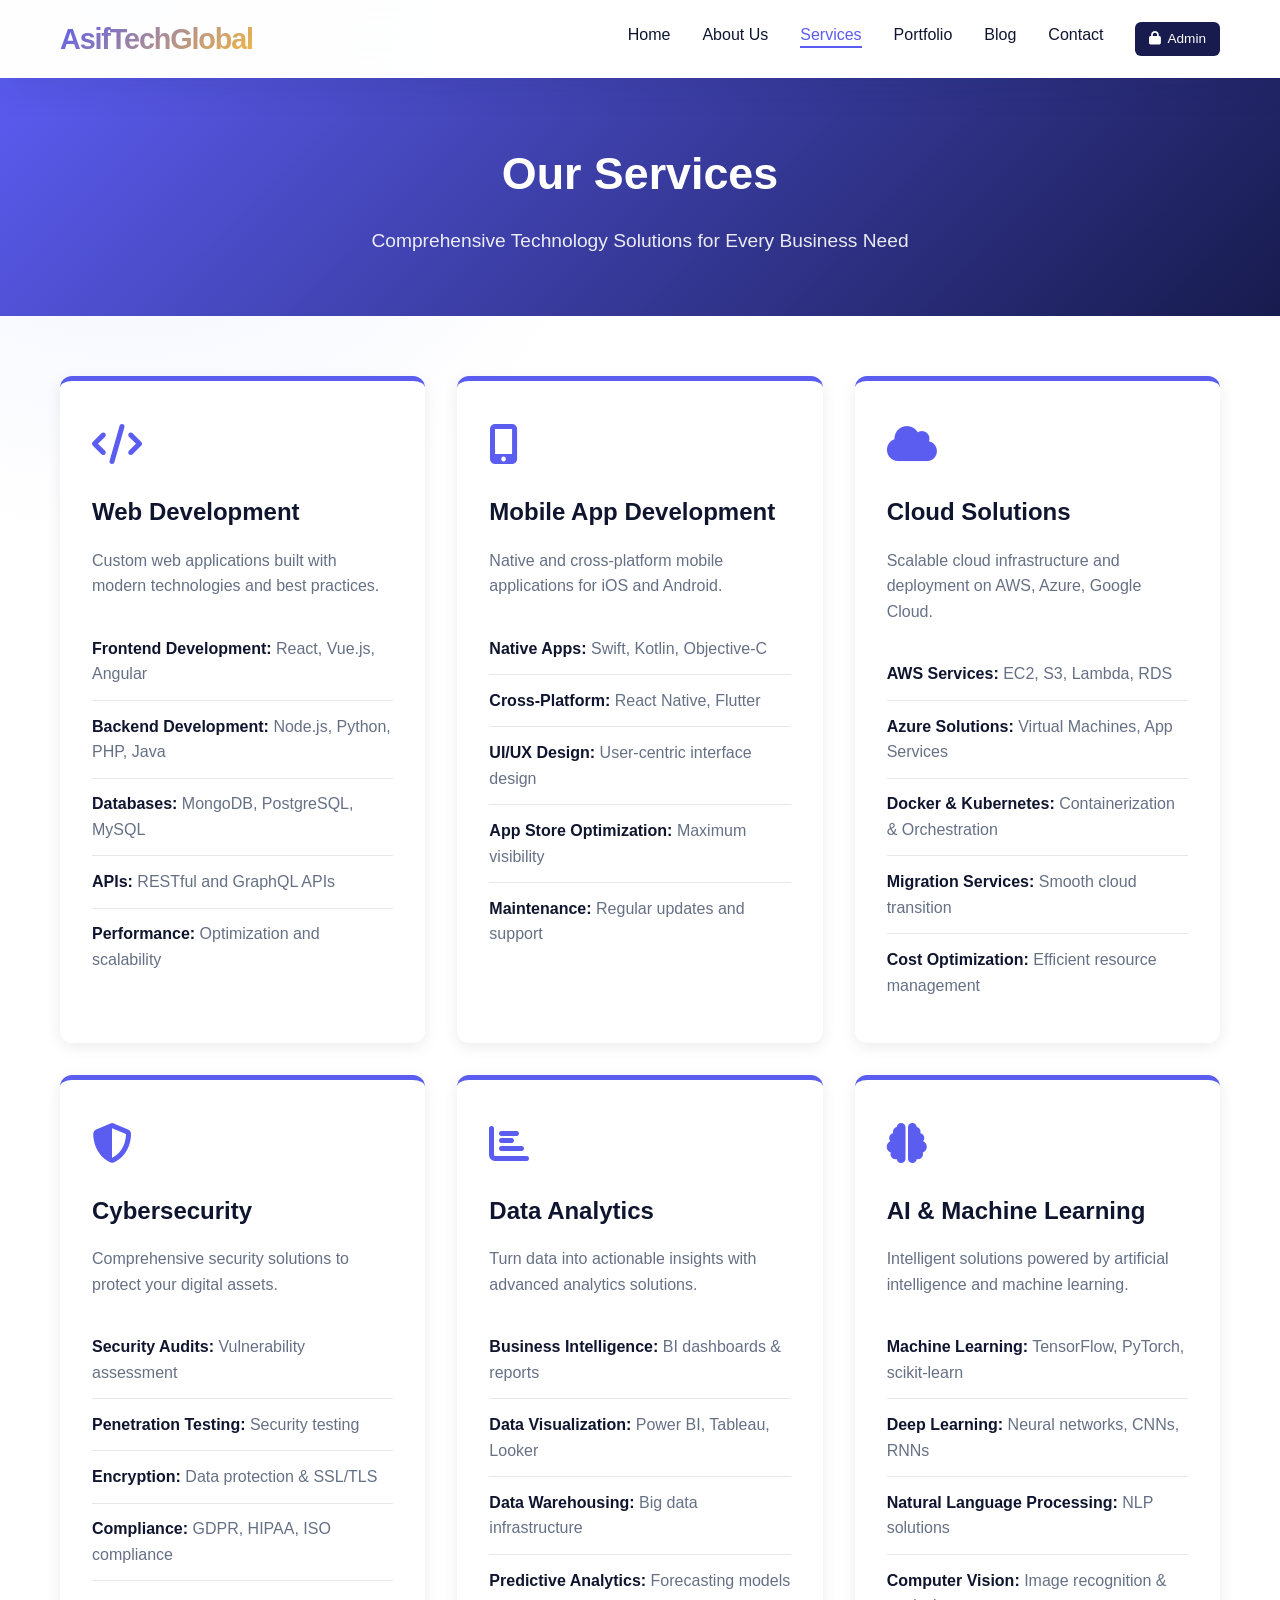
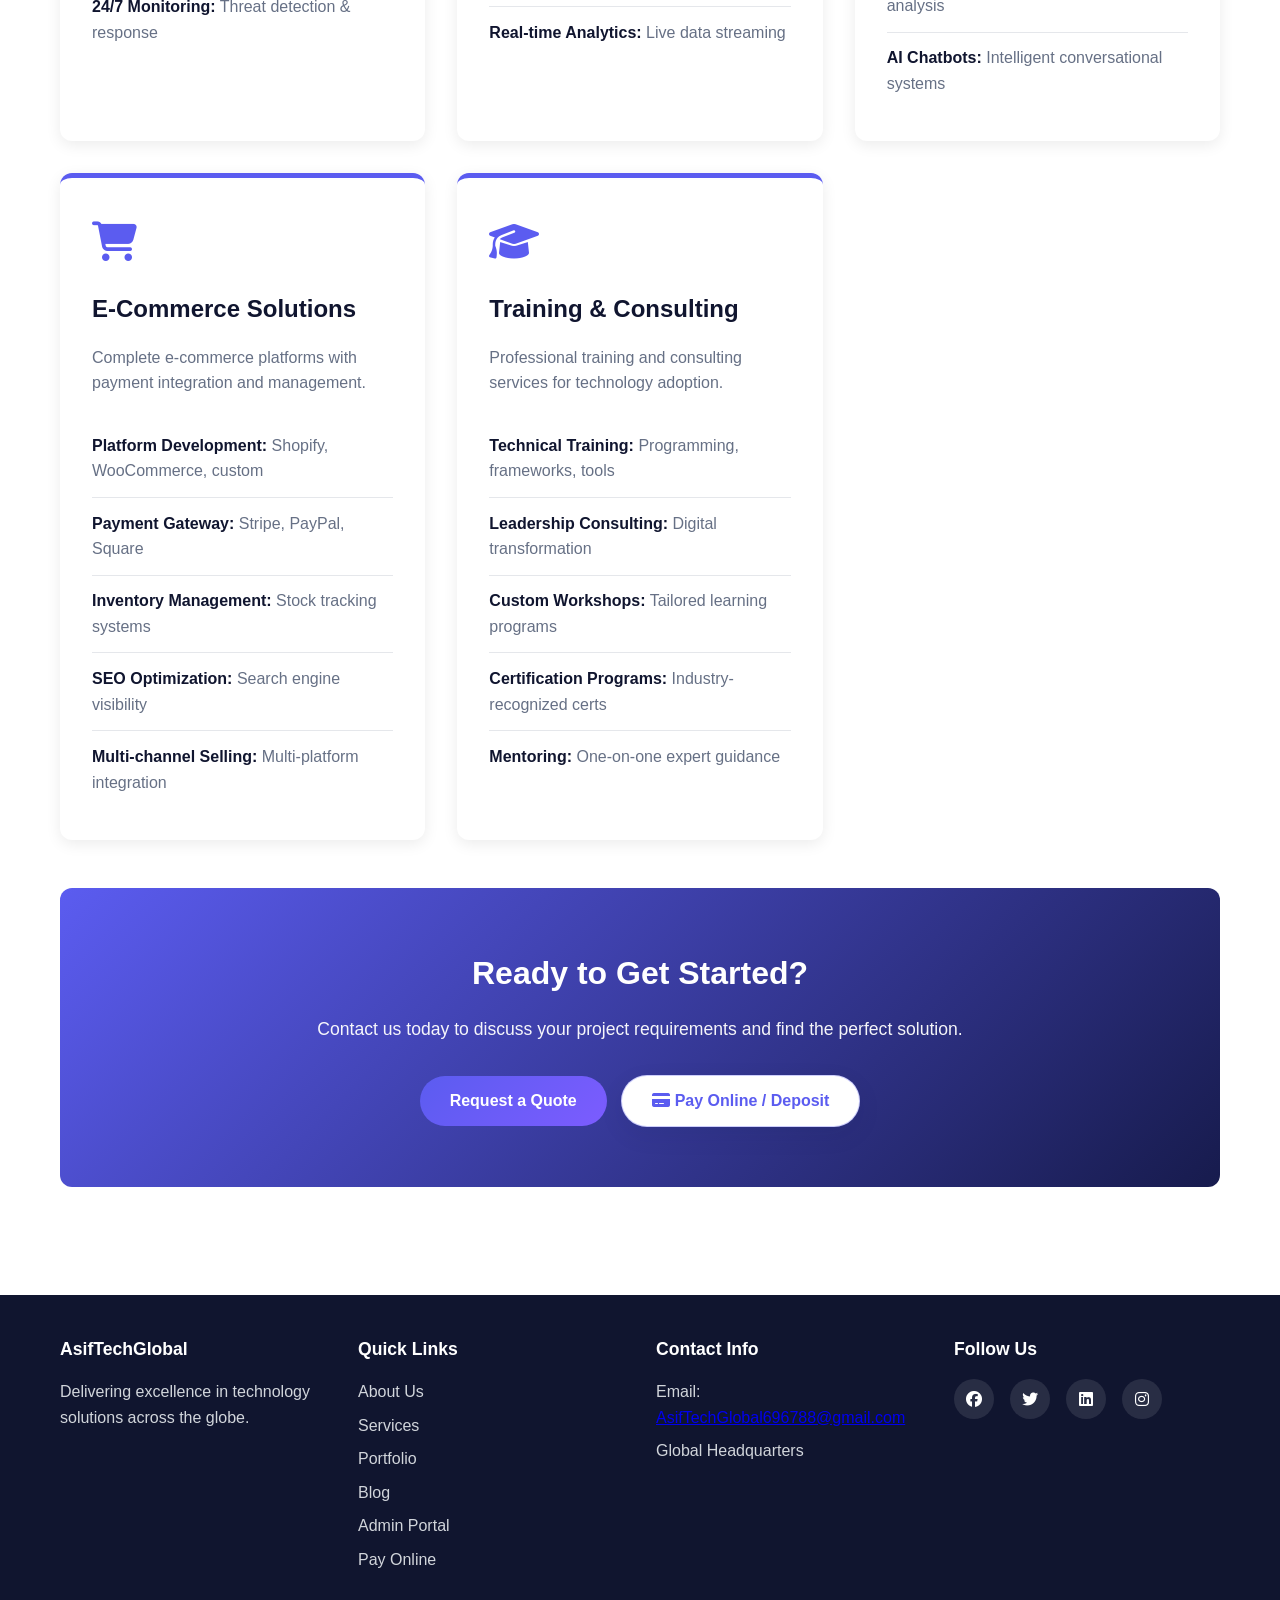
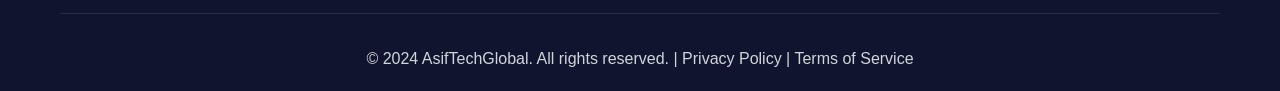
<file: services.html>
<!DOCTYPE html>
<html lang="en">
<head>
    <meta charset="UTF-8">
    <meta name="viewport" content="width=device-width, initial-scale=1.0">
    <title>Services - AsifTechGlobal</title>
    <link rel="stylesheet" href="css/style.css">
    <link rel="stylesheet" href="https://cdnjs.cloudflare.com/ajax/libs/font-awesome/6.4.0/css/all.min.css">
</head>
<body>
    <!-- Navigation Bar -->
    <nav class="navbar">
        <div class="container">
            <div class="nav-brand">
                <h1>AsifTechGlobal</h1>
            </div>
            <ul class="nav-links">
                <li><a href="index.html">Home</a></li>
                <li><a href="about.html">About Us</a></li>
                <li><a href="services.html" class="active">Services</a></li>
                <li><a href="portfolio.html">Portfolio</a></li>
                <li><a href="blog.html">Blog</a></li>
                <li><a href="contact.html">Contact</a></li>
                <li><a href="/admin" class="admin-nav-link"><i class="fas fa-lock"></i> Admin</a></li>
            </ul>
            <div class="hamburger">
                <span></span>
                <span></span>
                <span></span>
            </div>
        </div>
    </nav>

    <!-- Page Header -->
    <section class="page-header">
        <h1>Our Services</h1>
        <p>Comprehensive Technology Solutions for Every Business Need</p>
    </section>

    <!-- Services Content -->
    <section class="services-section">
        <div class="container">
            <div class="service-detailed">
                <div class="service-detail-item">
                    <div class="service-icon">
                        <i class="fas fa-code"></i>
                    </div>
                    <h2>Web Development</h2>
                    <p>Custom web applications built with modern technologies and best practices.</p>
                    <ul class="service-list">
                        <li><strong>Frontend Development:</strong> React, Vue.js, Angular</li>
                        <li><strong>Backend Development:</strong> Node.js, Python, PHP, Java</li>
                        <li><strong>Databases:</strong> MongoDB, PostgreSQL, MySQL</li>
                        <li><strong>APIs:</strong> RESTful and GraphQL APIs</li>
                        <li><strong>Performance:</strong> Optimization and scalability</li>
                    </ul>
                </div>

                <div class="service-detail-item">
                    <div class="service-icon">
                        <i class="fas fa-mobile-alt"></i>
                    </div>
                    <h2>Mobile App Development</h2>
                    <p>Native and cross-platform mobile applications for iOS and Android.</p>
                    <ul class="service-list">
                        <li><strong>Native Apps:</strong> Swift, Kotlin, Objective-C</li>
                        <li><strong>Cross-Platform:</strong> React Native, Flutter</li>
                        <li><strong>UI/UX Design:</strong> User-centric interface design</li>
                        <li><strong>App Store Optimization:</strong> Maximum visibility</li>
                        <li><strong>Maintenance:</strong> Regular updates and support</li>
                    </ul>
                </div>

                <div class="service-detail-item">
                    <div class="service-icon">
                        <i class="fas fa-cloud"></i>
                    </div>
                    <h2>Cloud Solutions</h2>
                    <p>Scalable cloud infrastructure and deployment on AWS, Azure, Google Cloud.</p>
                    <ul class="service-list">
                        <li><strong>AWS Services:</strong> EC2, S3, Lambda, RDS</li>
                        <li><strong>Azure Solutions:</strong> Virtual Machines, App Services</li>
                        <li><strong>Docker & Kubernetes:</strong> Containerization & Orchestration</li>
                        <li><strong>Migration Services:</strong> Smooth cloud transition</li>
                        <li><strong>Cost Optimization:</strong> Efficient resource management</li>
                    </ul>
                </div>

                <div class="service-detail-item">
                    <div class="service-icon">
                        <i class="fas fa-shield-alt"></i>
                    </div>
                    <h2>Cybersecurity</h2>
                    <p>Comprehensive security solutions to protect your digital assets.</p>
                    <ul class="service-list">
                        <li><strong>Security Audits:</strong> Vulnerability assessment</li>
                        <li><strong>Penetration Testing:</strong> Security testing</li>
                        <li><strong>Encryption:</strong> Data protection & SSL/TLS</li>
                        <li><strong>Compliance:</strong> GDPR, HIPAA, ISO compliance</li>
                        <li><strong>24/7 Monitoring:</strong> Threat detection & response</li>
                    </ul>
                </div>

                <div class="service-detail-item">
                    <div class="service-icon">
                        <i class="fas fa-chart-bar"></i>
                    </div>
                    <h2>Data Analytics</h2>
                    <p>Turn data into actionable insights with advanced analytics solutions.</p>
                    <ul class="service-list">
                        <li><strong>Business Intelligence:</strong> BI dashboards & reports</li>
                        <li><strong>Data Visualization:</strong> Power BI, Tableau, Looker</li>
                        <li><strong>Data Warehousing:</strong> Big data infrastructure</li>
                        <li><strong>Predictive Analytics:</strong> Forecasting models</li>
                        <li><strong>Real-time Analytics:</strong> Live data streaming</li>
                    </ul>
                </div>

                <div class="service-detail-item">
                    <div class="service-icon">
                        <i class="fas fa-brain"></i>
                    </div>
                    <h2>AI & Machine Learning</h2>
                    <p>Intelligent solutions powered by artificial intelligence and machine learning.</p>
                    <ul class="service-list">
                        <li><strong>Machine Learning:</strong> TensorFlow, PyTorch, scikit-learn</li>
                        <li><strong>Deep Learning:</strong> Neural networks, CNNs, RNNs</li>
                        <li><strong>Natural Language Processing:</strong> NLP solutions</li>
                        <li><strong>Computer Vision:</strong> Image recognition & analysis</li>
                        <li><strong>AI Chatbots:</strong> Intelligent conversational systems</li>
                    </ul>
                </div>

                <div class="service-detail-item">
                    <div class="service-icon">
                        <i class="fas fa-shopping-cart"></i>
                    </div>
                    <h2>E-Commerce Solutions</h2>
                    <p>Complete e-commerce platforms with payment integration and management.</p>
                    <ul class="service-list">
                        <li><strong>Platform Development:</strong> Shopify, WooCommerce, custom</li>
                        <li><strong>Payment Gateway:</strong> Stripe, PayPal, Square</li>
                        <li><strong>Inventory Management:</strong> Stock tracking systems</li>
                        <li><strong>SEO Optimization:</strong> Search engine visibility</li>
                        <li><strong>Multi-channel Selling:</strong> Multi-platform integration</li>
                    </ul>
                </div>

                <div class="service-detail-item">
                    <div class="service-icon">
                        <i class="fas fa-graduation-cap"></i>
                    </div>
                    <h2>Training & Consulting</h2>
                    <p>Professional training and consulting services for technology adoption.</p>
                    <ul class="service-list">
                        <li><strong>Technical Training:</strong> Programming, frameworks, tools</li>
                        <li><strong>Leadership Consulting:</strong> Digital transformation</li>
                        <li><strong>Custom Workshops:</strong> Tailored learning programs</li>
                        <li><strong>Certification Programs:</strong> Industry-recognized certs</li>
                        <li><strong>Mentoring:</strong> One-on-one expert guidance</li>
                    </ul>
                </div>
            </div>

            <div class="cta-section">
                <h2>Ready to Get Started?</h2>
                <p>Contact us today to discuss your project requirements and find the perfect solution.</p>
                <a href="contact.html" class="btn btn-primary">Request a Quote</a>
                <a href="javascript:void(0)" onclick="openClientPayModal()" class="btn btn-secondary" style="margin-left: 10px;"><i class="fas fa-credit-card"></i> Pay Online / Deposit</a>
            </div>
        </div>
    </section>

    <!-- Footer -->
    <footer class="footer">
        <div class="container">
            <div class="footer-content">
                <div class="footer-section">
                    <h4>AsifTechGlobal</h4>
                    <p>Delivering excellence in technology solutions across the globe.</p>
                </div>
                <div class="footer-section">
                    <h4>Quick Links</h4>
                    <ul>
                        <li><a href="about.html">About Us</a></li>
                        <li><a href="services.html">Services</a></li>
                        <li><a href="portfolio.html">Portfolio</a></li>
                        <li><a href="blog.html">Blog</a></li>
                        <li><a href="/admin">Admin Portal</a></li>
                        <li><a href="javascript:void(0)" onclick="openClientPayModal()">Pay Online</a></li>
                    </ul>
                </div>
                <div class="footer-section">
                    <h4>Contact Info</h4>
                    <p>Email: <a href="mailto:AsifTechGlobal696788@gmail.com">AsifTechGlobal696788@gmail.com</a></p>
                    <p>Global Headquarters</p>
                </div>
                <div class="footer-section">
                    <h4>Follow Us</h4>
                    <div class="social-links">
                        <a href="#"><i class="fab fa-facebook"></i></a>
                        <a href="#"><i class="fab fa-twitter"></i></a>
                        <a href="#"><i class="fab fa-linkedin"></i></a>
                        <a href="#"><i class="fab fa-instagram"></i></a>
                    </div>
                </div>
            </div>
            <div class="footer-bottom">
                <p>&copy; 2024 AsifTechGlobal. All rights reserved. | Privacy Policy | Terms of Service</p>
            </div>
        </div>
    </footer>

    <script src="js/script.js"></script>
</body>
</html>
</file>
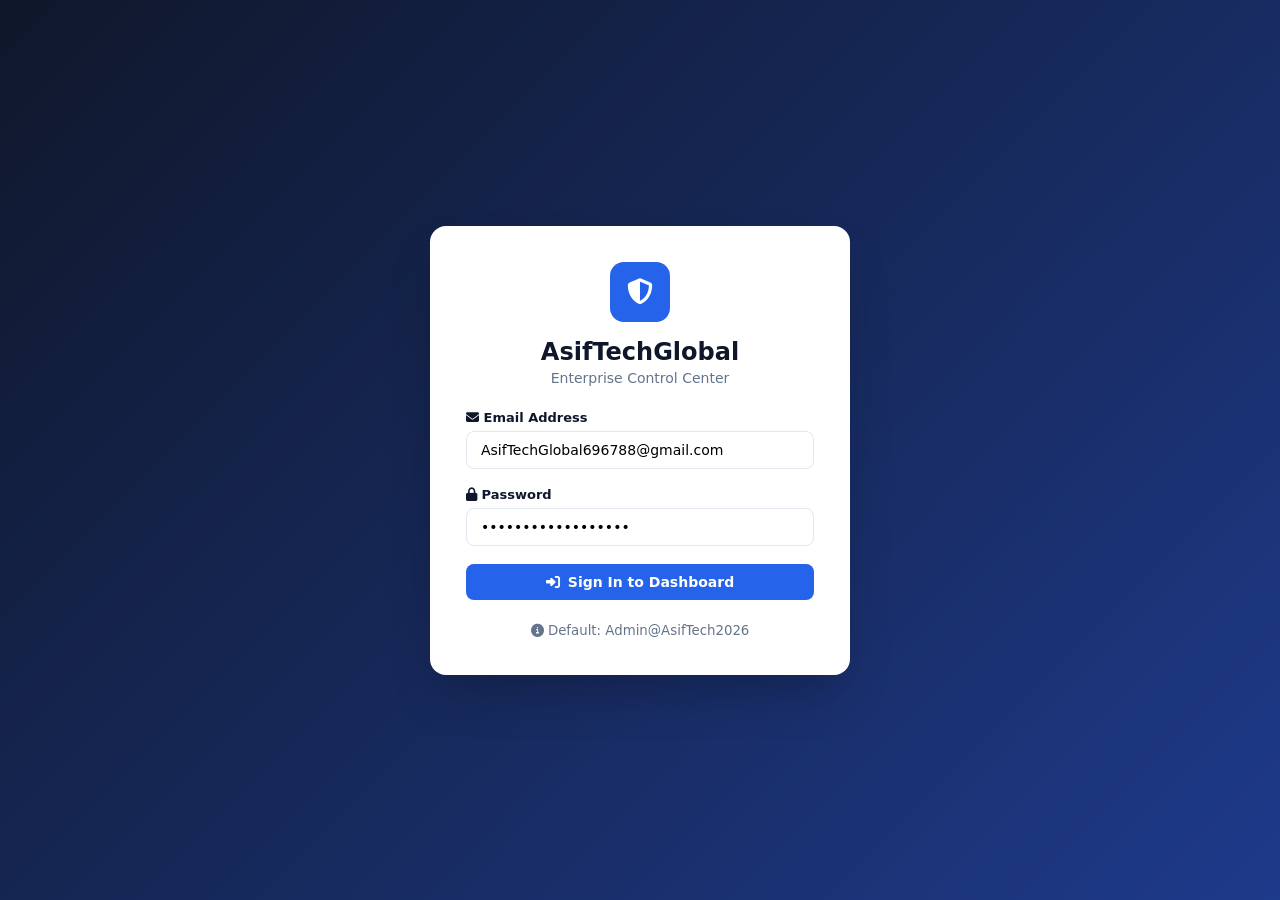
<file: admin/admin.html>
<!DOCTYPE html>
<html lang="en">
<head>
    <meta charset="UTF-8">
    <meta name="viewport" content="width=device-width, initial-scale=1.0">
    <title>Admin Dashboard | AsifTechGlobal</title>
    <link rel="stylesheet" href="https://cdnjs.cloudflare.com/ajax/libs/font-awesome/6.4.0/css/all.min.css">
    <link rel="stylesheet" href="admin.css">
</head>
<body>
    <!-- Toast Container -->
    <div id="toast-container" class="toast-container"></div>

    <!-- Login Overlay Screen -->
    <div id="login-overlay" class="login-overlay">
        <div class="login-card">
            <div class="login-header">
                <div class="brand-badge"><i class="fas fa-shield-halved"></i></div>
                <h2>AsifTechGlobal</h2>
                <p>Enterprise Control Center</p>
            </div>
            <form id="admin-login-form">
                <div class="form-group">
                    <label for="login-email"><i class="fas fa-envelope"></i> Email Address</label>
                    <input type="email" id="login-email" required placeholder="AsifTechGlobal696788@gmail.com" value="AsifTechGlobal696788@gmail.com">
                </div>
                <div class="form-group">
                    <label for="login-password"><i class="fas fa-lock"></i> Password</label>
                    <input type="password" id="login-password" required placeholder="Enter password" value="Admin@AsifTech2026">
                </div>
                <button type="submit" id="login-btn" class="btn-primary w-100">
                    <i class="fas fa-right-to-bracket"></i> Sign In to Dashboard
                </button>
            </form>
            <div class="login-footer">
                <small><i class="fas fa-info-circle"></i> Default: <code>Admin@AsifTech2026</code></small>
            </div>
        </div>
    </div>

    <!-- Main Dashboard Container -->
    <div id="dashboard-app" class="dashboard-app hidden">
        <!-- Sidebar Navigation -->
        <aside class="sidebar">
            <div class="sidebar-header">
                <div class="sidebar-brand">
                    <i class="fas fa-globe-americas brand-icon"></i>
                    <span>AsifTech<strong>Global</strong></span>
                </div>
                <button id="sidebar-close" class="mobile-only-btn"><i class="fas fa-times"></i></button>
            </div>

            <nav class="sidebar-nav">
                <a href="#overview" class="nav-item active" data-tab="overview">
                    <i class="fas fa-chart-pie"></i> <span>Overview</span>
                </a>
                <a href="#messages" class="nav-item" data-tab="messages">
                    <i class="fas fa-envelope"></i> <span>Inquiries</span>
                    <span id="badge-unread-count" class="badge-count">0</span>
                </a>
                <a href="#blogs" class="nav-item" data-tab="blogs">
                    <i class="fas fa-newspaper"></i> <span>Blog Posts</span>
                </a>
                <a href="#portfolio" class="nav-item" data-tab="portfolio">
                    <i class="fas fa-briefcase"></i> <span>Portfolio</span>
                </a>
                <a href="#subscribers" class="nav-item" data-tab="subscribers">
                    <i class="fas fa-users"></i> <span>Subscribers</span>
                </a>
                <a href="#payments" class="nav-item" data-tab="payments">
                    <i class="fas fa-credit-card"></i> <span>Transactions</span>
                </a>
                <a href="#content" class="nav-item" data-tab="content">
                    <i class="fas fa-layer-group"></i> <span>Website Content</span>
                </a>
                <a href="#settings" class="nav-item" data-tab="settings">
                    <i class="fas fa-gear"></i> <span>Settings</span>
                </a>
            </nav>

            <div class="sidebar-footer">
                <a href="/" target="_blank" class="nav-item view-site-link">
                    <i class="fas fa-external-link-alt"></i> <span>View Live Site</span>
                </a>
                <button id="logout-btn" class="logout-btn">
                    <i class="fas fa-power-off"></i> <span>Logout</span>
                </button>
            </div>
        </aside>

        <!-- Main Content Area -->
        <div class="main-wrapper">
            <!-- Topbar Header -->
            <header class="topbar">
                <div class="topbar-left">
                    <button id="sidebar-toggle" class="sidebar-toggle"><i class="fas fa-bars"></i></button>
                    <h2 id="current-tab-title">Dashboard Overview</h2>
                </div>
                <div class="topbar-right">
                    <div class="user-profile">
                        <div class="avatar"><i class="fas fa-user-tie"></i></div>
                        <div class="user-meta">
                            <span id="admin-display-name" class="user-name">Asif Tech Admin</span>
                            <span class="user-role">Super Administrator</span>
                        </div>
                    </div>
                </div>
            </header>

            <!-- Dashboard Content Sections -->
            <main class="content-body">
                <!-- 1. OVERVIEW TAB -->
                <section id="tab-overview" class="tab-content active">
                    <div class="stats-grid">
                        <div class="stat-card blue">
                            <div class="stat-icon"><i class="fas fa-comments"></i></div>
                            <div class="stat-details">
                                <span class="stat-label">Total Inquiries</span>
                                <h3 id="stat-total-messages">0</h3>
                                <small id="stat-unread-detail">0 unread</small>
                            </div>
                        </div>
                        <div class="stat-card green">
                            <div class="stat-icon"><i class="fas fa-dollar-sign"></i></div>
                            <div class="stat-details">
                                <span class="stat-label">Total Revenue</span>
                                <h3 id="stat-total-revenue">$0.00</h3>
                                <small id="stat-payments-detail">0 successful payments</small>
                            </div>
                        </div>
                        <div class="stat-card purple">
                            <div class="stat-icon"><i class="fas fa-newspaper"></i></div>
                            <div class="stat-details">
                                <span class="stat-label">Blog Articles</span>
                                <h3 id="stat-total-blogs">0</h3>
                                <small>Published articles</small>
                            </div>
                        </div>
                        <div class="stat-card orange">
                            <div class="stat-icon"><i class="fas fa-rocket"></i></div>
                            <div class="stat-details">
                                <span class="stat-label">Portfolio Items</span>
                                <h3 id="stat-total-portfolio">0</h3>
                                <small>Live showcase</small>
                            </div>
                        </div>
                    </div>

                    <!-- Recent Activity Section -->
                    <div class="overview-grid">
                        <div class="panel-card">
                            <div class="panel-header">
                                <h3><i class="fas fa-inbox"></i> Recent Client Inquiries</h3>
                                <button class="btn-sm" onclick="switchTab('messages')">View All</button>
                            </div>
                            <div class="table-responsive">
                                <table class="data-table">
                                    <thead>
                                        <tr>
                                            <th>Client</th>
                                            <th>Service</th>
                                            <th>Date</th>
                                            <th>Status</th>
                                        </tr>
                                    </thead>
                                    <tbody id="overview-recent-messages">
                                        <tr><td colspan="4" class="text-center">Loading...</td></tr>
                                    </tbody>
                                </table>
                            </div>
                        </div>

                        <div class="panel-card">
                            <div class="panel-header">
                                <h3><i class="fas fa-receipt"></i> Recent Transactions</h3>
                                <button class="btn-sm" onclick="switchTab('payments')">View All</button>
                            </div>
                            <div class="table-responsive">
                                <table class="data-table">
                                    <thead>
                                        <tr>
                                            <th>Order ID</th>
                                            <th>Client</th>
                                            <th>Amount</th>
                                            <th>Status</th>
                                        </tr>
                                    </thead>
                                    <tbody id="overview-recent-payments">
                                        <tr><td colspan="4" class="text-center">Loading...</td></tr>
                                    </tbody>
                                </table>
                            </div>
                        </div>
                    </div>
                </section>

                <!-- 2. MESSAGES TAB -->
                <section id="tab-messages" class="tab-content">
                    <div class="panel-card">
                        <div class="panel-header">
                            <div>
                                <h3>Customer Contact Inquiries</h3>
                                <p class="text-muted">Direct messages submitted through the website contact form</p>
                            </div>
                            <button id="refresh-messages-btn" class="btn-secondary btn-sm"><i class="fas fa-rotate"></i> Refresh</button>
                        </div>
                        <div class="table-responsive">
                            <table class="data-table">
                                <thead>
                                    <tr>
                                        <th>Date</th>
                                        <th>Sender Name</th>
                                        <th>Email / Phone</th>
                                        <th>Service & Budget</th>
                                        <th>Status</th>
                                        <th>Actions</th>
                                    </tr>
                                </thead>
                                <tbody id="messages-table-body">
                                    <tr><td colspan="6" class="text-center">Loading inquiries...</td></tr>
                                </tbody>
                            </table>
                        </div>
                    </div>
                </section>

                <!-- 3. BLOGS TAB -->
                <section id="tab-blogs" class="tab-content">
                    <div class="panel-card">
                        <div class="panel-header">
                            <div>
                                <h3>Blog Articles Management</h3>
                                <p class="text-muted">Create, edit, and publish technology insights and articles</p>
                            </div>
                            <button id="add-blog-btn" class="btn-primary"><i class="fas fa-plus"></i> New Article</button>
                        </div>
                        <div class="table-responsive">
                            <table class="data-table">
                                <thead>
                                    <tr>
                                        <th>Cover</th>
                                        <th>Title</th>
                                        <th>Category</th>
                                        <th>Author</th>
                                        <th>Published</th>
                                        <th>Actions</th>
                                    </tr>
                                </thead>
                                <tbody id="blogs-table-body">
                                    <tr><td colspan="6" class="text-center">Loading blog posts...</td></tr>
                                </tbody>
                            </table>
                        </div>
                    </div>
                </section>

                <!-- 4. PORTFOLIO TAB -->
                <section id="tab-portfolio" class="tab-content">
                    <div class="panel-card">
                        <div class="panel-header">
                            <div>
                                <h3>Portfolio Project Showcase</h3>
                                <p class="text-muted">Manage showcase projects displayed on the portfolio page</p>
                            </div>
                            <button id="add-project-btn" class="btn-primary"><i class="fas fa-plus"></i> Add Project</button>
                        </div>
                        <div class="table-responsive">
                            <table class="data-table">
                                <thead>
                                    <tr>
                                        <th>Thumbnail</th>
                                        <th>Project Title</th>
                                        <th>Category</th>
                                        <th>Tech Stack</th>
                                        <th>Client</th>
                                        <th>Actions</th>
                                    </tr>
                                </thead>
                                <tbody id="portfolio-table-body">
                                    <tr><td colspan="6" class="text-center">Loading projects...</td></tr>
                                </tbody>
                            </table>
                        </div>
                    </div>
                </section>

                <!-- 5. SUBSCRIBERS TAB -->
                <section id="tab-subscribers" class="tab-content">
                    <div class="panel-card">
                        <div class="panel-header">
                            <div>
                                <h3>Newsletter Subscribers</h3>
                                <p class="text-muted">Registered email subscribers receiving updates</p>
                            </div>
                            <button id="export-subscribers-btn" class="btn-secondary btn-sm"><i class="fas fa-download"></i> Export List</button>
                        </div>
                        <div class="table-responsive">
                            <table class="data-table">
                                <thead>
                                    <tr>
                                        <th>ID</th>
                                        <th>Email Address</th>
                                        <th>Subscription Date</th>
                                        <th>Action</th>
                                    </tr>
                                </thead>
                                <tbody id="subscribers-table-body">
                                    <tr><td colspan="4" class="text-center">Loading subscribers...</td></tr>
                                </tbody>
                            </table>
                        </div>
                    </div>
                </section>

                <!-- 6. PAYMENTS TAB -->
                <section id="tab-payments" class="tab-content">
                    <div class="panel-card">
                        <div class="panel-header">
                            <div>
                                <h3>Payment Orders & Invoices</h3>
                                <p class="text-muted">Transactions processed via online payments and contracts</p>
                            </div>
                            <button id="create-manual-order-btn" class="btn-primary btn-sm"><i class="fas fa-plus"></i> New Invoice Order</button>
                        </div>
                        <div class="table-responsive">
                            <table class="data-table">
                                <thead>
                                    <tr>
                                        <th>Order ID</th>
                                        <th>Client</th>
                                        <th>Service</th>
                                        <th>Amount</th>
                                        <th>Status</th>
                                        <th>Date</th>
                                        <th>Actions</th>
                                    </tr>
                                </thead>
                                <tbody id="payments-table-body">
                                    <tr><td colspan="7" class="text-center">Loading payments...</td></tr>
                                </tbody>
                            </table>
                        </div>
                    </div>
                </section>

                <!-- 7. SETTINGS TAB -->
                <section id="tab-content" class="tab-content">
                    <div class="panel-card">
                        <div class="panel-header">
                            <div>
                                <h3>Website Content Control</h3>
                                <p class="text-muted">Manage homepage packages, FAQs, and testimonials without editing code.</p>
                            </div>
                            <div class="content-actions">
                                <select id="cms-collection-select" class="btn-secondary">
                                    <option value="packages">Service Packages</option>
                                    <option value="testimonials">Testimonials</option>
                                    <option value="faqs">FAQs</option>
                                </select>
                                <button id="cms-add-btn" class="btn-primary"><i class="fas fa-plus"></i> Add Content</button>
                            </div>
                        </div>
                        <div id="cms-content-list" class="cms-content-list"></div>
                    </div>
                </section>

                <!-- 8. SETTINGS TAB -->
                <section id="tab-settings" class="tab-content">
                    <div class="panel-card max-w-700">
                        <div class="panel-header">
                            <div>
                                <h3>Administrator Security & Credentials</h3>
                                <p class="text-muted">Change your dashboard login password</p>
                            </div>
                        </div>
                        <form id="change-password-form">
                            <div class="form-group">
                                <label>Current Password</label>
                                <input type="password" id="current-pass" required placeholder="Enter current password">
                            </div>
                            <div class="form-group">
                                <label>New Password</label>
                                <input type="password" id="new-pass" required placeholder="Enter new strong password">
                            </div>
                            <div class="form-group">
                                <label>Confirm New Password</label>
                                <input type="password" id="confirm-pass" required placeholder="Confirm new password">
                            </div>
                            <button type="submit" class="btn-primary"><i class="fas fa-key"></i> Update Password</button>
                        </form>
                    </div>
                </section>
            </main>
        </div>
    </div>

    <!-- MODAL: View Message Details -->
    <div id="message-modal" class="modal-backdrop hidden">
        <div class="modal-dialog">
            <div class="modal-header">
                <h3><i class="fas fa-envelope-open-text"></i> Inquiry Details</h3>
                <button class="modal-close" onclick="closeModal('message-modal')">&times;</button>
            </div>
            <div class="modal-body" id="message-modal-content">
                <!-- Injected by JS -->
            </div>
            <div class="modal-footer">
                <button class="btn-secondary" onclick="closeModal('message-modal')">Close</button>
            </div>
        </div>
    </div>

    <!-- MODAL: Add/Edit Blog Post -->
    <div id="blog-modal" class="modal-backdrop hidden">
        <div class="modal-dialog modal-lg">
            <div class="modal-header">
                <h3 id="blog-modal-title"><i class="fas fa-pen-nib"></i> Add New Blog Article</h3>
                <button class="modal-close" onclick="closeModal('blog-modal')">&times;</button>
            </div>
            <form id="blog-form">
                <input type="hidden" id="blog-id">
                <div class="modal-body">
                    <div class="form-group">
                        <label>Article Title *</label>
                        <input type="text" id="blog-title" required placeholder="e.g. Advancements in Edge Computing">
                    </div>
                    <div class="form-row">
                        <div class="form-group">
                            <label>Category</label>
                            <select id="blog-category">
                                <option value="Technology">Technology</option>
                                <option value="AI & ML">AI & ML</option>
                                <option value="Cloud">Cloud</option>
                                <option value="Cybersecurity">Cybersecurity</option>
                                <option value="Mobile Apps">Mobile Apps</option>
                                <option value="Web Development">Web Development</option>
                            </select>
                        </div>
                        <div class="form-group">
                            <label>Estimated Read Time</label>
                            <input type="text" id="blog-read-time" placeholder="e.g. 5 min read" value="5 min read">
                        </div>
                    </div>
                    <div class="form-group">
                        <label>Featured Image</label>
                        <div class="file-upload-box">
                            <input type="file" id="blog-image-file" accept="image/*">
                            <input type="url" id="blog-image-url" placeholder="Or enter Image URL (https://...)">
                        </div>
                    </div>
                    <div class="form-group">
                        <label>Summary / Excerpt</label>
                        <textarea id="blog-excerpt" rows="2" placeholder="Brief summary of the article"></textarea>
                    </div>
                    <div class="form-group">
                        <label>Full Content (Markdown or HTML supported) *</label>
                        <textarea id="blog-content" rows="8" required placeholder="Write the full article content here..."></textarea>
                    </div>
                </div>
                <div class="modal-footer">
                    <button type="button" class="btn-secondary" onclick="closeModal('blog-modal')">Cancel</button>
                    <button type="submit" class="btn-primary"><i class="fas fa-cloud-arrow-up"></i> Save Article</button>
                </div>
            </form>
        </div>
    </div>

    <!-- MODAL: Add/Edit Portfolio Item -->
    <div id="portfolio-modal" class="modal-backdrop hidden">
        <div class="modal-dialog modal-lg">
            <div class="modal-header">
                <h3 id="portfolio-modal-title"><i class="fas fa-layer-group"></i> Add Portfolio Project</h3>
                <button class="modal-close" onclick="closeModal('portfolio-modal')">&times;</button>
            </div>
            <form id="portfolio-form">
                <input type="hidden" id="portfolio-id">
                <div class="modal-body">
                    <div class="form-group">
                        <label>Project Title *</label>
                        <input type="text" id="portfolio-title" required placeholder="e.g. Global FinTech Platform">
                    </div>
                    <div class="form-row">
                        <div class="form-group">
                            <label>Category *</label>
                            <select id="portfolio-category">
                                <option value="web">Web Development</option>
                                <option value="mobile">Mobile Application</option>
                                <option value="ai">AI & Machine Learning</option>
                                <option value="cloud">Cloud Architecture</option>
                            </select>
                        </div>
                        <div class="form-group">
                            <label>Client Name</label>
                            <input type="text" id="portfolio-client" placeholder="e.g. Apex Global Corp">
                        </div>
                    </div>
                    <div class="form-group">
                        <label>Tech Stack</label>
                        <input type="text" id="portfolio-tech" placeholder="e.g. React, Node.js, Docker, SQLite">
                    </div>
                    <div class="form-group">
                        <label>Project Thumbnail Image</label>
                        <div class="file-upload-box">
                            <input type="file" id="portfolio-image-file" accept="image/*">
                            <input type="url" id="portfolio-image-url" placeholder="Or enter Image URL (https://...)">
                        </div>
                    </div>
                    <div class="form-row">
                        <div class="form-group">
                            <label>Live Demo URL</label>
                            <input type="url" id="portfolio-demo" placeholder="https://example.com">
                        </div>
                        <div class="form-group">
                            <label>GitHub / Source URL</label>
                            <input type="url" id="portfolio-github" placeholder="https://github.com/...">
                        </div>
                    </div>
                    <div class="form-group">
                        <label>Detailed Description *</label>
                        <textarea id="portfolio-desc" rows="4" required placeholder="Describe the problem, solution, and results..."></textarea>
                    </div>
                </div>
                <div class="modal-footer">
                    <button type="button" class="btn-secondary" onclick="closeModal('portfolio-modal')">Cancel</button>
                    <button type="submit" class="btn-primary"><i class="fas fa-check"></i> Save Project</button>
                </div>
            </form>
        </div>
    </div>

    <!-- MODAL: Create New Payment Order / Invoice -->
    <div id="payment-modal" class="modal-backdrop hidden">
        <div class="modal-dialog">
            <div class="modal-header">
                <h3><i class="fas fa-file-invoice-dollar"></i> Create Payment Invoice</h3>
                <button class="modal-close" onclick="closeModal('payment-modal')">&times;</button>
            </div>
            <form id="create-order-form">
                <div class="modal-body">
                    <div class="form-group">
                        <label>Client Full Name *</label>
                        <input type="text" id="order-client-name" required placeholder="e.g. John Doe">
                    </div>
                    <div class="form-group">
                        <label>Client Email Address *</label>
                        <input type="email" id="order-client-email" required placeholder="client@example.com">
                    </div>
                    <div class="form-group">
                        <label>Service Description *</label>
                        <input type="text" id="order-service" required placeholder="e.g. Custom Web Development Sprint 1">
                    </div>
                    <div class="form-row">
                        <div class="form-group">
                            <label>Amount *</label>
                            <input type="number" step="0.01" id="order-amount" required placeholder="500.00">
                        </div>
                        <div class="form-group">
                            <label>Currency</label>
                            <select id="order-currency">
                                <option value="USD">USD ($)</option>
                                <option value="INR">INR (₹)</option>
                                <option value="EUR">EUR (€)</option>
                                <option value="GBP">GBP (£)</option>
                            </select>
                        </div>
                    </div>
                </div>
                <div class="modal-footer">
                    <button type="button" class="btn-secondary" onclick="closeModal('payment-modal')">Cancel</button>
                    <button type="submit" class="btn-primary"><i class="fas fa-paper-plane"></i> Generate Invoice Order</button>
                </div>
            </form>
        </div>
    </div>

    <script src="admin.js"></script>
</body>
</html>
</file>
<file: css/style.css>
:root {
    --primary-color: #5b5cf0;
    --secondary-color: #171b4d;
    --accent-color: #f4b942;
    --text-dark: #10152f;
    --text-light: #667085;
    --bg-light: #f5f7ff;
    --bg-white: #ffffff;
    --border-color: #e5e7eb;
    --shadow: 0 12px 30px rgba(23, 27, 77, 0.1);
    --shadow-lg: 0 24px 60px rgba(23, 27, 77, 0.18);
    --transition: 220ms ease;
}

* {
    margin: 0;
    padding: 0;
    box-sizing: border-box;
}

html {
    scroll-behavior: smooth;
}

body {
    font-family: 'Segoe UI', Tahoma, Geneva, Verdana, sans-serif;
    line-height: 1.6;
    color: var(--text-dark);
    background: radial-gradient(circle at 10% 0%, #eef0ff 0, transparent 34rem), var(--bg-white);
}

.container {
    max-width: 1200px;
    margin: 0 auto;
    padding: 0 20px;
}

/* Navigation Bar */
.navbar {
    background: rgba(255, 255, 255, 0.88);
    backdrop-filter: blur(18px);
    box-shadow: var(--shadow);
    position: sticky;
    top: 0;
    z-index: 1000;
    transition: var(--transition);
}

.navbar .container {
    display: flex;
    justify-content: space-between;
    align-items: center;
    padding: 1rem 20px;
}

.nav-brand h1 {
    font-size: 1.8rem;
    background: linear-gradient(135deg, var(--primary-color), var(--accent-color));
    -webkit-background-clip: text;
    -webkit-text-fill-color: transparent;
    background-clip: text;
    font-weight: 800;
    letter-spacing: -0.04em;
}

.nav-links {
    display: flex;
    list-style: none;
    gap: 2rem;
}

.nav-links a {
    text-decoration: none;
    color: var(--text-dark);
    font-weight: 500;
    transition: var(--transition);
    position: relative;
}

.nav-links a:hover,
.nav-links a.active {
    color: var(--primary-color);
}

.nav-links a.active::after {
    content: '';
    position: absolute;
    bottom: -5px;
    left: 0;
    right: 0;
    height: 2px;
    background: var(--primary-color);
}

.hamburger {
    display: none;
    flex-direction: column;
    cursor: pointer;
}

.hamburger span {
    width: 25px;
    height: 3px;
    background: var(--text-dark);
    margin: 5px 0;
    transition: var(--transition);
    border-radius: 2px;
}

/* Hero Section with Video Background */
.hero {
    position: relative;
    min-height: 85vh;
    display: flex;
    align-items: center;
    justify-content: center;
    text-align: center;
    color: white;
    padding: 120px 20px;
    overflow: hidden;
    background: #0b102b;
}

.hero-video {
    position: absolute;
    top: 50%;
    left: 50%;
    min-width: 100%;
    min-height: 100%;
    width: auto;
    height: auto;
    transform: translate(-50%, -50%);
    object-fit: cover;
    z-index: 0;
    opacity: 0.45;
    pointer-events: none !important;
    user-select: none;
    -webkit-user-select: none;
    transition: opacity 0.8s ease;
}

.hero-overlay {
    position: absolute;
    inset: 0;
    background: linear-gradient(135deg, rgba(11, 17, 32, 0.75) 0%, rgba(30, 58, 138, 0.65) 100%);
    z-index: 1;
}

.hero-content {
    position: relative;
    z-index: 2;
    max-width: 850px;
}

.hero h1 {
    font-size: 3.5rem;
    font-weight: 800;
    letter-spacing: -0.05em;
    margin-bottom: 1rem;
    line-height: 1.2;
}

.hero p {
    font-size: 1.3rem;
    margin-bottom: 2rem;
    opacity: 0.95;
}

.hero-buttons {
    display: flex;
    gap: 1rem;
    justify-content: center;
    flex-wrap: wrap;
}

/* Buttons */
.btn {
    display: inline-block;
    padding: 12px 30px;
    text-decoration: none;
    border-radius: 999px;
    font-weight: 600;
    transition: var(--transition);
    cursor: pointer;
    border: none;
    font-size: 1rem;
}

.btn-primary {
    background: linear-gradient(135deg, var(--primary-color), #7c5cff);
    color: white;
}

.btn-primary:hover {
    background: linear-gradient(135deg, #4849d8, var(--primary-color));
    transform: translateY(-2px);
    box-shadow: var(--shadow-lg);
}

.btn-secondary {
    background: white;
    color: var(--primary-color);
    border: 1px solid rgba(91, 92, 240, 0.3);
    box-shadow: 0 8px 24px rgba(16, 21, 47, 0.08);
}

.btn-secondary:hover {
    background: var(--primary-color);
    color: white;
    transform: translateY(-2px);
}

.btn-light {
    background: white;
    color: var(--primary-color);
}

.btn-light:hover {
    background: var(--bg-light);
    transform: translateY(-2px);
}

.live-dot {
    color: #e53935;
    font-size: 0.65em;
    vertical-align: middle;
}

.live-page-header {
    background: linear-gradient(135deg, #0b102b, #25206b);
    color: #fff;
}

.live-page-header .eyebrow {
    color: #f4b942;
}

.live-stream-section {
    padding: 70px 20px;
}

.live-stream-card {
    overflow: hidden;
    border-radius: 24px;
    background: #fff;
    box-shadow: var(--shadow-lg);
}

.live-player-wrap {
    aspect-ratio: 16 / 9;
    background: #090b18;
}

.live-player-wrap iframe {
    width: 100%;
    height: 100%;
    border: 0;
}

.live-player-placeholder {
    height: 100%;
    display: grid;
    place-items: center;
    align-content: center;
    gap: 0.8rem;
    padding: 2rem;
    color: #fff;
    text-align: center;
}

.live-player-placeholder > i {
    color: #ff3d3d;
    font-size: 3.5rem;
}

.live-player-placeholder p {
    color: #c5c8dc;
}

.live-stream-details {
    display: flex;
    align-items: center;
    justify-content: space-between;
    gap: 2rem;
    padding: 2rem;
}

.live-stream-details h2 {
    margin: 0.5rem 0;
}

.live-stream-details p {
    color: var(--text-light);
}

.live-status {
    color: #d92d20;
    font-size: 0.75rem;
    font-weight: 800;
    letter-spacing: 0.08em;
}

.live-status i {
    font-size: 0.55rem;
    vertical-align: middle;
}

.live-info-grid {
    display: grid;
    grid-template-columns: repeat(3, 1fr);
    gap: 1.5rem;
    margin-top: 2rem;
}

.live-info-card {
    padding: 1.75rem;
    background: #fff;
    border: 1px solid var(--border-color);
    border-radius: 16px;
}

.live-info-card > i {
    color: var(--primary-color);
    font-size: 1.5rem;
    margin-bottom: 1rem;
}

.live-info-card h3 {
    margin-bottom: 0.5rem;
}

.live-info-card p {
    color: var(--text-light);
}

@media (max-width: 700px) {
    .live-stream-details {
        align-items: flex-start;
        flex-direction: column;
    }

    .live-info-grid {
        grid-template-columns: 1fr;
    }
}

/* Features Section */
.features {
    padding: 60px 20px;
    background: var(--bg-light);
}

.features h2 {
    text-align: center;
    font-size: 2.5rem;
    margin-bottom: 3rem;
    color: var(--text-dark);
}

.features-grid {
    display: grid;
    grid-template-columns: repeat(auto-fit, minmax(250px, 1fr));
    gap: 2rem;
}

.feature-card {
    background: white;
    padding: 2rem;
    border-radius: 12px;
    text-align: center;
    transition: var(--transition);
    box-shadow: 0 4px 15px rgba(0, 0, 0, 0.08);
}

.feature-card:hover {
    transform: translateY(-10px);
    box-shadow: var(--shadow-lg);
}

.feature-card i {
    font-size: 3rem;
    color: var(--primary-color);
    margin-bottom: 1rem;
}

.feature-card h3 {
    font-size: 1.3rem;
    margin-bottom: 0.5rem;
    color: var(--text-dark);
}

.feature-card p {
    color: var(--text-light);
    line-height: 1.6;
}

/* Services Preview */
.services-preview {
    padding: 80px 20px;
}

.services-preview h2 {
    text-align: center;
    font-size: 2.5rem;
    margin-bottom: 3rem;
    color: var(--text-dark);
}

.services-grid {
    display: grid;
    grid-template-columns: repeat(auto-fit, minmax(280px, 1fr));
    gap: 2rem;
    margin-bottom: 3rem;
}

.service-card {
    background: white;
    padding: 2rem;
    border-radius: 12px;
    border-left: 5px solid var(--primary-color);
    transition: var(--transition);
    box-shadow: 0 4px 15px rgba(0, 0, 0, 0.08);
}

.service-card:hover {
    transform: translateY(-8px);
    box-shadow: var(--shadow-lg);
}

.service-card i {
    font-size: 2.5rem;
    color: var(--primary-color);
    margin-bottom: 1rem;
}

.service-card h3 {
    font-size: 1.3rem;
    margin-bottom: 1rem;
    color: var(--text-dark);
}

.service-card p {
    color: var(--text-light);
    line-height: 1.6;
}

.text-center {
    text-align: center;
}

/* Statistics Section */
.statistics {
    background: linear-gradient(135deg, var(--primary-color) 0%, var(--secondary-color) 100%);
    color: white;
    padding: 60px 20px;
    display: grid;
    grid-template-columns: repeat(auto-fit, minmax(200px, 1fr));
    gap: 2rem;
    text-align: center;
}

.stat-item h3 {
    font-size: 3rem;
    font-weight: 700;
    margin-bottom: 0.5rem;
}

.stat-item p {
    font-size: 1.1rem;
    opacity: 0.9;
}

/* CTA Section */
.cta {
    background: linear-gradient(135deg, var(--accent-color) 0%, #f97316 100%);
    color: white;
    padding: 80px 20px;
    text-align: center;
}

.premium-proof,
.testimonials-section {
    padding: 96px 20px;
}

.premium-proof { background: #f7f8ff; }

.section-intro {
    max-width: 720px;
    margin: 0 auto 3rem;
    text-align: center;
}

.section-intro h2 {
    margin: 0.5rem 0 1rem;
    color: var(--text-dark);
    font-size: clamp(2rem, 4vw, 3.2rem);
    letter-spacing: -0.04em;
}

.section-intro p { color: var(--text-light); font-size: 1.08rem; }
.eyebrow { color: var(--primary-color); font-size: 0.78rem; font-weight: 800; letter-spacing: 0.12em; text-transform: uppercase; }

.package-grid,
.testimonial-grid {
    display: grid;
    grid-template-columns: repeat(3, 1fr);
    gap: 1.5rem;
}

.premium-card,
.testimonial-card {
    position: relative;
    padding: 2rem;
    border: 1px solid rgba(91, 92, 240, 0.12);
    border-radius: 20px;
    background: rgba(255, 255, 255, 0.9);
    box-shadow: var(--shadow);
}

.premium-card { display: flex; flex-direction: column; }
.premium-card.featured { border-color: var(--primary-color); box-shadow: 0 22px 60px rgba(91, 92, 240, 0.2); transform: translateY(-10px); }
.premium-card h3 { margin: 0.65rem 0; font-size: 1.65rem; color: var(--text-dark); }
.premium-card p { min-height: 4.8rem; color: var(--text-light); }
.price-label { margin: 1.5rem 0 1rem; color: var(--secondary-color); font-size: 1.1rem; }
.premium-card ul { list-style: none; margin: 0 0 1.5rem; color: var(--text-light); }
.premium-card li { margin: 0.65rem 0; }
.premium-card li i { width: 1.4rem; color: var(--primary-color); }
.premium-card .btn { margin-top: auto; text-align: center; }
.card-badge { position: absolute; top: 1rem; right: 1rem; padding: 0.35rem 0.65rem; border-radius: 999px; color: var(--secondary-color); background: #fff3cc; font-size: 0.72rem; font-weight: 800; }

.testimonial-card blockquote { margin: 1rem 0 1.5rem; color: var(--text-dark); font-size: 1.08rem; line-height: 1.7; }
.testimonial-card strong, .testimonial-card span { display: block; }
.testimonial-card span { margin-top: 0.3rem; color: var(--text-light); font-size: 0.9rem; }
.stars { color: var(--accent-color); letter-spacing: 0.12em; }
.faq-section .section-intro { margin-bottom: 2rem; }
.faq-grid { max-width: 820px; margin: auto; }
.faq-item { border: 1px solid var(--border-color); border-left: 4px solid var(--primary-color); border-radius: 12px; margin-bottom: 0.8rem; padding: 1.15rem 1.3rem; }
.faq-item summary { display: flex; justify-content: space-between; gap: 1rem; cursor: pointer; color: var(--text-dark); font-weight: 700; }
.faq-item summary i { color: var(--primary-color); transition: var(--transition); }
.faq-item[open] summary i { transform: rotate(45deg); }
.faq-item p { margin: 1rem 0 0; color: var(--text-light); }
.content-state { grid-column: 1 / -1; text-align: center; color: var(--text-light); }
.content-state a { color: var(--primary-color); font-weight: 700; }
.loading-pulse { display: block; width: 70%; height: 1.3rem; margin-bottom: 1rem; border-radius: 8px; background: #e8eaff; animation: pulse 1.2s infinite alternate; }
.loading-pulse.short { width: 45%; }
@keyframes pulse { to { opacity: 0.45; } }

/* Homepage premium motion hero */
.hero {
    position: relative;
    overflow: hidden;
    min-height: min(780px, 88vh);
    justify-content: flex-start;
    text-align: left;
    padding: 150px 20px 110px;
    background: #070b1c;
}

.hero::before,
.hero::after {
    content: '';
    position: absolute;
    pointer-events: none;
}

.hero::before {
    z-index: 2;
    width: min(58vw, 720px);
    height: min(58vw, 720px);
    right: -8vw;
    top: 8%;
    border: 1px solid rgba(103, 232, 249, 0.24);
    border-radius: 50%;
    box-shadow: 0 0 0 34px rgba(103, 232, 249, 0.06), 0 0 0 100px rgba(168, 85, 247, 0.04);
    transform: rotate(0deg) scale(0.96);
    animation: hero-ring-spin 18s linear infinite;
}

.hero::after {
    z-index: 2;
    inset: 0;
    opacity: 0.28;
    background: repeating-linear-gradient(180deg, transparent 0 7px, rgba(103, 232, 249, 0.08) 8px 9px);
    mix-blend-mode: screen;
    animation: hero-scan 8s linear infinite;
}

.home-background-video,
.home-video-shade {
    position: absolute;
    inset: 0;
    width: 100%;
    height: 100%;
}

.home-background-video {
    z-index: 0;
    object-fit: cover;
    opacity: 0;
    transition: opacity 0.8s ease;
}

.home-background-video.is-ready {
    opacity: 1;
}

.home-video-shade {
    z-index: 1;
    pointer-events: none;
    background: linear-gradient(90deg, rgba(7, 11, 28, 0.9), rgba(7, 11, 28, 0.58), rgba(7, 11, 28, 0.72));
}

.hero-content {
    position: relative;
    z-index: 3;
    width: min(100%, 760px);
    margin-left: max(0px, calc((100vw - 1160px) / 2));
}

.hero-eyebrow {
    display: inline-flex;
    align-items: center;
    gap: 8px;
    color: #7dd3fc;
    padding: 8px 12px;
    border: 1px solid rgba(125, 211, 252, 0.25);
    border-radius: 999px;
    background: rgba(14, 165, 233, 0.08);
}

.hero h1 {
    max-width: 760px;
    margin: 22px 0 20px;
    font-size: clamp(3.2rem, 7vw, 6.6rem);
    line-height: 0.98;
    letter-spacing: -0.075em;
}

.hero h1 span {
    color: #67e8f9;
    text-shadow: 0 0 40px rgba(34, 211, 238, 0.3);
}

.hero p {
    max-width: 590px;
    color: #cbd5e1;
    font-size: clamp(1rem, 2vw, 1.25rem);
    line-height: 1.7;
}

.hero .btn-secondary {
    background: rgba(255, 255, 255, 0.08);
    color: #f8fafc;
    border-color: rgba(255, 255, 255, 0.2);
}

.hero .btn-secondary:hover {
    background: #fff;
    color: #10152f;
}

.hero-trust {
    display: flex;
    flex-wrap: wrap;
    gap: 18px;
    margin-top: 34px;
    color: #94a3b8;
    font-size: 0.83rem;
}

.hero-trust i {
    margin-right: 5px;
    color: #67e8f9;
}

.hero-grid {
    z-index: 2;
    position: absolute;
    inset: 0;
    opacity: 0.22;
    background-image: linear-gradient(rgba(103, 232, 249, 0.15) 1px, transparent 1px), linear-gradient(90deg, rgba(103, 232, 249, 0.15) 1px, transparent 1px);
    background-size: 64px 64px;
    mask-image: linear-gradient(to right, #000, transparent 80%);
    animation: hero-grid-drift 18s linear infinite;
}

.hero-overlay {
    position: absolute;
    z-index: 2;
    inset: 0;
    pointer-events: none;
    background: radial-gradient(circle at 78% 48%, transparent 0 12%, rgba(7, 11, 28, 0.16) 35%, rgba(7, 11, 28, 0.78) 100%);
}

.hero-orb {
    z-index: 2;
    position: absolute;
    border-radius: 50%;
    filter: blur(2px);
    pointer-events: none;
}

.hero-orb-one {
    width: 540px;
    height: 540px;
    right: 3%;
    top: 4%;
    background: radial-gradient(circle at 35% 35%, rgba(34, 211, 238, 0.42), rgba(37, 99, 235, 0.12) 45%, transparent 70%);
    animation: hero-orb-float 9s ease-in-out infinite;
}

.hero-orb-two {
    width: 360px;
    height: 360px;
    right: 18%;
    bottom: -28%;
    background: radial-gradient(circle, rgba(168, 85, 247, 0.3), transparent 68%);
    animation: hero-orb-float 12s ease-in-out infinite reverse;
}

.hero-side-note {
    position: absolute;
    z-index: 3;
    right: 30px;
    bottom: 38px;
    display: flex;
    align-items: center;
    gap: 12px;
    color: #64748b;
    font-size: 0.72rem;
    letter-spacing: 0.13em;
    text-transform: uppercase;
    writing-mode: vertical-rl;
}

.hero-side-note span:first-child {
    color: #67e8f9;
}

@keyframes hero-grid-drift { to { transform: translate3d(64px, 64px, 0); } }
@keyframes hero-orb-float { 50% { transform: translate3d(0, -24px) scale(1.05); } }
@keyframes hero-ring-spin { to { transform: rotate(360deg) scale(1.04); } }
@keyframes hero-scan { 50% { transform: translateY(12px); opacity: 0.12; } }

@media (max-width: 768px) {
    .hero {
        min-height: 760px;
        padding-top: 110px;
    }

    .hero-content {
        margin-left: 0;
    }

    .hero-side-note {
        display: none;
    }
}

@media (prefers-reduced-motion: reduce) {
    .hero-grid,
    .hero-orb,
    .hero::before,
    .hero::after {
        animation: none;
    }
}

.live-player-wrap,
.live-chat-wrap {
    overflow: hidden;
    border-radius: 16px;
    background: #10142d;
}

.live-player-wrap iframe {
    display: block;
    width: 100%;
    aspect-ratio: 16 / 9;
    min-height: 0;
    border: 0;
}

.live-chat-wrap {
    margin-top: 1.5rem;
    padding: 1.25rem;
}

.live-chat-heading h2 {
    margin: 0;
    color: #fff;
    font-size: 1.25rem;
}

.live-chat-heading h2 i {
    color: var(--accent-color);
}

.live-chat-heading p,
.live-chat-placeholder {
    color: rgba(255, 255, 255, 0.75);
}

.live-chat-heading p {
    margin: 0.35rem 0 1rem;
}

.live-chat-wrap iframe {
    display: block;
    width: 100%;
    height: 420px;
    border: 0;
    border-radius: 10px;
    background: #fff;
}

.live-chat-placeholder {
    padding: 2rem 1rem;
    border: 1px dashed rgba(255, 255, 255, 0.25);
    border-radius: 10px;
    text-align: center;
}

.live-page-header {
    position: relative;
    overflow: hidden;
    padding: 86px 20px 78px;
    background: radial-gradient(circle at 78% 20%, rgba(91, 92, 240, 0.45), transparent 32%), linear-gradient(135deg, #090d25, #1a1450 55%, #35125d);
}

.live-page-header::after {
    content: '';
    position: absolute;
    width: 360px;
    height: 360px;
    right: -100px;
    bottom: -220px;
    border: 1px solid rgba(255, 255, 255, 0.18);
    border-radius: 50%;
    box-shadow: 0 0 0 34px rgba(255, 255, 255, 0.04), 0 0 0 68px rgba(255, 255, 255, 0.03);
}

.live-page-header h1 {
    position: relative;
    z-index: 1;
    margin: 0.75rem 0 0.5rem;
    font-size: clamp(2.4rem, 6vw, 4.6rem);
    letter-spacing: -0.05em;
}

.live-page-header p { position: relative; z-index: 1; max-width: 650px; margin: auto; }
.live-page-header .eyebrow { color: #aeb4ff; }
.live-page-header .eyebrow i { margin-right: 0.35rem; }
.live-stream-section { padding: 52px 20px 80px; background: #080b1d; }
.live-stream-card { max-width: 1080px; margin: auto; padding: 16px; border: 1px solid rgba(163, 168, 255, 0.18); border-radius: 24px; background: linear-gradient(145deg, #13183b, #0d1028); box-shadow: 0 28px 90px rgba(0, 0, 0, 0.34); }
.live-player-wrap { border: 1px solid rgba(255, 255, 255, 0.1); box-shadow: 0 12px 45px rgba(0, 0, 0, 0.3); }
.live-chat-wrap { border: 1px solid rgba(255, 255, 255, 0.1); }
.local-loop-card .live-player-wrap { position: relative; aspect-ratio: 16 / 9; }
.premium-loop { position: relative; min-height: 100%; height: 100%; overflow: hidden; color: #fff; background: #071b36; --theme-accent: #38bdf8; }
.background-video, .background-video-shade { position: absolute; inset: 0; width: 100%; height: 100%; }
.background-video { z-index: 0; object-fit: cover; opacity: 0; transition: opacity 0.6s ease; cursor: pointer; }
.background-video.is-ready { opacity: 1; }
.background-video-shade { z-index: 1; pointer-events: none; background: linear-gradient(90deg, rgba(3, 7, 18, 0.9), rgba(3, 7, 18, 0.35), rgba(3, 7, 18, 0.7)); }
.loop-grid, .loop-orbit, .loop-glow, .loop-content { position: relative; z-index: 2; }
.loop-grid { position: absolute; inset: 0; opacity: 0.3; background-image: linear-gradient(rgba(125, 211, 252, 0.16) 1px, transparent 1px), linear-gradient(90deg, rgba(125, 211, 252, 0.16) 1px, transparent 1px); background-size: 46px 46px; transform: translate(var(--loop-shift, 0), var(--loop-shift, 0)); }
.loop-content { display: flex; min-height: 100%; flex-direction: column; justify-content: center; padding: clamp(1.5rem, 6vw, 5rem); }
.loop-live-pill { width: fit-content; color: var(--theme-accent); font-size: 0.75rem; font-weight: 800; letter-spacing: 0.12em; }
.loop-live-pill i { font-size: 0.5rem; }
.loop-content h2 { max-width: 700px; margin: 0.75rem 0; font-size: clamp(2rem, 5vw, 4.8rem); line-height: 1; }
.loop-content h2 span { color: var(--theme-accent); }
.loop-content p { max-width: 620px; color: rgba(255, 255, 255, 0.78); font-size: clamp(0.95rem, 2vw, 1.2rem); }
.loop-bars { display: flex; gap: 0.35rem; margin-top: 1.5rem; }
.loop-bars i { width: 34px; height: 4px; background: var(--theme-accent); box-shadow: 0 0 14px var(--theme-accent); animation: loop-bar 1.2s ease-in-out infinite alternate; }
.loop-bars i:nth-child(2) { animation-delay: 0.15s; }.loop-bars i:nth-child(3) { animation-delay: 0.3s; }.loop-bars i:nth-child(4) { animation-delay: 0.45s; }.loop-bars i:nth-child(5) { animation-delay: 0.6s; }
@keyframes loop-bar { to { transform: scaleY(2.5); opacity: 0.55; } }
.premium-loop.theme-ai { --theme-accent: #38bdf8; }.premium-loop.theme-coding { --theme-accent: #4ade80; }.premium-loop.theme-cloud { --theme-accent: #818cf8; }.premium-loop.theme-security { --theme-accent: #c084fc; }.premium-loop.theme-robotics { --theme-accent: #fb923c; }.premium-loop.theme-data { --theme-accent: #2dd4bf; }
.live-status { display: inline-flex; align-items: center; gap: 0.45rem; padding: 0.38rem 0.7rem; border-radius: 999px; color: #fff; background: rgba(244, 78, 112, 0.18); font-size: 0.72rem; font-weight: 800; letter-spacing: 0.08em; }
.live-status i { color: #ff4f72; font-size: 0.55rem; }
.live-source-form { margin-bottom: 1rem; padding: 1rem; border: 1px solid rgba(255, 255, 255, 0.1); border-radius: 14px; background: rgba(255, 255, 255, 0.04); }
.live-source-form label { display: block; margin-bottom: 0.45rem; color: #fff; font-weight: 700; }
.live-source-controls { display: flex; gap: 0.7rem; }
.live-source-controls input { flex: 1; min-width: 0; padding: 0.78rem 0.9rem; border: 1px solid rgba(255, 255, 255, 0.2); border-radius: 9px; color: #fff; background: rgba(0, 0, 0, 0.2); }
.live-source-form > p { margin-top: 0.5rem; color: rgba(255, 255, 255, 0.65); font-size: 0.86rem; }
@media (max-width: 600px) { .live-source-controls { flex-direction: column; } }

.cta h2 {
    font-size: 2.5rem;
    margin-bottom: 1rem;
    font-weight: 700;
}

.cta p {
    font-size: 1.2rem;
    margin-bottom: 2rem;
    opacity: 0.95;
}

/* Page Header */
.page-header {
    background: linear-gradient(135deg, var(--primary-color) 0%, var(--secondary-color) 100%);
    color: white;
    padding: 60px 20px;
    text-align: center;
}

.page-header h1 {
    font-size: 2.8rem;
    font-weight: 700;
    margin-bottom: 1rem;
}

.page-header p {
    font-size: 1.2rem;
    opacity: 0.9;
}

/* Portfolio Section */
.portfolio-section {
    padding: 60px 20px;
}

.portfolio-filters {
    display: flex;
    justify-content: center;
    gap: 1rem;
    margin-bottom: 3rem;
    flex-wrap: wrap;
}

.filter-btn {
    padding: 8px 20px;
    border: 2px solid var(--border-color);
    background: white;
    border-radius: 25px;
    cursor: pointer;
    transition: var(--transition);
    font-weight: 600;
    color: var(--text-dark);
}

.filter-btn:hover,
.filter-btn.active {
    background: var(--primary-color);
    color: white;
    border-color: var(--primary-color);
}

.portfolio-grid {
    display: grid;
    grid-template-columns: repeat(auto-fill, minmax(300px, 1fr));
    gap: 2rem;
}

.portfolio-item {
    background: white;
    border-radius: 12px;
    overflow: hidden;
    box-shadow: 0 4px 15px rgba(0, 0, 0, 0.08);
    transition: var(--transition);
}

.portfolio-item:hover {
    transform: translateY(-10px);
    box-shadow: var(--shadow-lg);
}

.portfolio-image {
    background: linear-gradient(135deg, var(--primary-color), var(--accent-color));
    height: 200px;
    display: flex;
    align-items: center;
    justify-content: center;
    font-size: 3rem;
    color: white;
    position: relative;
}

.portfolio-info {
    padding: 2rem;
}

.portfolio-info h3 {
    font-size: 1.3rem;
    margin-bottom: 0.5rem;
    color: var(--text-dark);
}

.category {
    display: inline-block;
    background: var(--bg-light);
    color: var(--primary-color);
    padding: 4px 12px;
    border-radius: 20px;
    font-size: 0.8rem;
    font-weight: 600;
    margin-bottom: 0.5rem;
}

.portfolio-info p {
    color: var(--text-light);
    margin-bottom: 1rem;
    line-height: 1.6;
}

.tech-stack {
    display: flex;
    flex-wrap: wrap;
    gap: 0.5rem;
}

.tech-stack span {
    background: var(--bg-light);
    color: var(--primary-color);
    padding: 4px 10px;
    border-radius: 15px;
    font-size: 0.75rem;
    font-weight: 600;
}

/* About Section */
.about-section {
    padding: 60px 20px;
}

.about-intro {
    text-align: center;
    max-width: 800px;
    margin: 0 auto 3rem;
}

.about-intro h2 {
    font-size: 2.5rem;
    margin-bottom: 1rem;
    color: var(--text-dark);
}

.about-intro p {
    font-size: 1.1rem;
    color: var(--text-light);
    line-height: 1.8;
    margin-bottom: 1rem;
}

.about-grid {
    display: grid;
    grid-template-columns: repeat(auto-fit, minmax(250px, 1fr));
    gap: 2rem;
    margin-bottom: 4rem;
}

.about-item {
    background: linear-gradient(135deg, var(--bg-light), white);
    padding: 2rem;
    border-radius: 12px;
    text-align: center;
    border-top: 4px solid var(--primary-color);
}

.about-item h3 {
    font-size: 1.3rem;
    margin-bottom: 1rem;
    color: var(--text-dark);
}

.about-item p {
    color: var(--text-light);
    line-height: 1.6;
}

/* Team Section */
.team-section {
    margin: 4rem 0;
}

.team-section h2 {
    text-align: center;
    font-size: 2.5rem;
    margin-bottom: 3rem;
    color: var(--text-dark);
}

.team-grid {
    display: grid;
    grid-template-columns: repeat(auto-fit, minmax(200px, 1fr));
    gap: 2rem;
}

.team-member {
    background: white;
    padding: 2rem;
    border-radius: 12px;
    text-align: center;
    box-shadow: 0 4px 15px rgba(0, 0, 0, 0.08);
    transition: var(--transition);
}

.team-member:hover {
    transform: translateY(-8px);
    box-shadow: var(--shadow-lg);
}

.member-image {
    font-size: 4rem;
    color: var(--primary-color);
    margin-bottom: 1rem;
}

.team-member h4 {
    font-size: 1.2rem;
    color: var(--text-dark);
    margin-bottom: 0.5rem;
}

.team-member p {
    color: var(--text-light);
    margin-bottom: 0.5rem;
}

.member-bio {
    font-size: 0.9rem;
    font-style: italic;
}

/* Timeline */
.timeline {
    margin: 4rem 0;
}

.timeline h2 {
    text-align: center;
    font-size: 2.5rem;
    margin-bottom: 3rem;
    color: var(--text-dark);
}

.timeline-item {
    display: flex;
    gap: 2rem;
    margin-bottom: 2rem;
    position: relative;
    padding-left: 2rem;
}

.timeline-item::before {
    content: '';
    position: absolute;
    left: 0;
    top: 0;
    bottom: 0;
    width: 3px;
    background: var(--primary-color);
}

.timeline-marker {
    background: var(--primary-color);
    color: white;
    padding: 8px 16px;
    border-radius: 20px;
    font-weight: 700;
    min-width: 80px;
    text-align: center;
    position: relative;
    top: -8px;
}

.timeline-content {
    background: var(--bg-light);
    padding: 1.5rem;
    border-radius: 8px;
    flex: 1;
}

.timeline-content h4 {
    color: var(--text-dark);
    margin-bottom: 0.5rem;
}

.timeline-content p {
    color: var(--text-light);
}

/* Contact Section */
.contact-section {
    padding: 60px 20px;
    background: var(--bg-light);
}

.contact-wrapper {
    display: grid;
    grid-template-columns: 1fr 1fr;
    gap: 3rem;
    align-items: start;
}

.contact-form-wrapper h2,
.contact-info-wrapper h2 {
    font-size: 2rem;
    margin-bottom: 2rem;
    color: var(--text-dark);
}

.contact-form {
    display: flex;
    flex-direction: column;
}

.form-group {
    margin-bottom: 1.5rem;
}

.form-row {
    display: grid;
    grid-template-columns: 1fr 1fr;
    gap: 1rem;
}

.form-group.full-width {
    grid-column: 1 / -1;
}

.form-group label {
    display: block;
    margin-bottom: 0.5rem;
    font-weight: 600;
    color: var(--text-dark);
}

.form-group input,
.form-group textarea,
.form-group select {
    width: 100%;
    padding: 12px;
    border: 2px solid var(--border-color);
    border-radius: 8px;
    font-family: inherit;
    font-size: 1rem;
    transition: var(--transition);
}

.form-group input:focus,
.form-group textarea:focus,
.form-group select:focus {
    outline: none;
    border-color: var(--primary-color);
    box-shadow: 0 0 0 3px rgba(37, 99, 235, 0.1);
}

.form-group.checkbox {
    display: flex;
    align-items: center;
    gap: 0.5rem;
    margin: 2rem 0;
}

.form-group.checkbox input {
    width: auto;
}

.form-group.checkbox label {
    margin-bottom: 0;
}

.contact-form button {
    margin-top: 1rem;
}

.contact-info-item {
    display: flex;
    gap: 1.5rem;
    margin-bottom: 2rem;
    padding: 1.5rem;
    background: white;
    border-radius: 8px;
}

.info-icon {
    font-size: 2rem;
    color: var(--primary-color);
    min-width: 50px;
}

.info-content h4 {
    font-size: 1.1rem;
    color: var(--text-dark);
    margin-bottom: 0.5rem;
}

.info-content p {
    color: var(--text-light);
    margin-bottom: 0.3rem;
}

.info-content a {
    color: var(--primary-color);
    text-decoration: none;
}

.info-content a:hover {
    text-decoration: underline;
}

.small {
    font-size: 0.85rem;
    color: var(--text-light);
}

.contact-social {
    margin-top: 2rem;
    padding-top: 2rem;
    border-top: 2px solid var(--border-color);
}

.contact-social h4 {
    margin-bottom: 1rem;
    color: var(--text-dark);
}

.social-icons {
    display: flex;
    gap: 1rem;
}

.social-icons a {
    width: 45px;
    height: 45px;
    display: flex;
    align-items: center;
    justify-content: center;
    background: var(--primary-color);
    color: white;
    border-radius: 50%;
    transition: var(--transition);
    text-decoration: none;
}

.social-icons a:hover {
    background: var(--secondary-color);
    transform: translateY(-3px);
}

/* Map Section */
.map-section {
    padding: 60px 20px;
}

.map-section h2 {
    text-align: center;
    font-size: 2.5rem;
    margin-bottom: 3rem;
    color: var(--text-dark);
}

.locations-grid {
    display: grid;
    grid-template-columns: repeat(auto-fit, minmax(250px, 1fr));
    gap: 2rem;
}

.location-card {
    background: linear-gradient(135deg, var(--primary-color), var(--secondary-color));
    color: white;
    padding: 2rem;
    border-radius: 12px;
    text-align: center;
    transition: var(--transition);
}

.location-card:hover {
    transform: translateY(-8px);
    box-shadow: var(--shadow-lg);
}

.location-card h3 {
    font-size: 1.3rem;
    margin-bottom: 1rem;
}

.location-card p {
    margin-bottom: 0.5rem;
    opacity: 0.9;
}

/* FAQ Section */
.faq-section {
    padding: 60px 20px;
    background: var(--bg-light);
}

.faq-section h2 {
    text-align: center;
    font-size: 2.5rem;
    margin-bottom: 3rem;
    color: var(--text-dark);
}

.faq-grid {
    display: grid;
    grid-template-columns: repeat(auto-fit, minmax(300px, 1fr));
    gap: 2rem;
}

.faq-item {
    background: white;
    padding: 1.5rem;
    border-radius: 8px;
    border-left: 5px solid var(--primary-color);
}

.faq-item h4 {
    color: var(--text-dark);
    margin-bottom: 1rem;
    display: flex;
    align-items: center;
    gap: 0.5rem;
    cursor: pointer;
}

.faq-item h4 i {
    font-size: 0.8rem;
}

.faq-item p {
    color: var(--text-light);
    line-height: 1.6;
}

/* Services Detailed */
.services-section {
    padding: 60px 20px;
}

.service-detailed {
    display: grid;
    grid-template-columns: repeat(auto-fit, minmax(350px, 1fr));
    gap: 2rem;
    margin-bottom: 3rem;
}

.service-detail-item {
    background: white;
    padding: 2rem;
    border-radius: 12px;
    box-shadow: 0 4px 15px rgba(0, 0, 0, 0.08);
    transition: var(--transition);
    border-top: 5px solid var(--primary-color);
}

.service-detail-item:hover {
    transform: translateY(-8px);
    box-shadow: var(--shadow-lg);
}

.service-icon {
    font-size: 2.5rem;
    color: var(--primary-color);
    margin-bottom: 1rem;
}

.service-detail-item h2 {
    font-size: 1.5rem;
    color: var(--text-dark);
    margin-bottom: 1rem;
}

.service-detail-item > p {
    color: var(--text-light);
    margin-bottom: 1.5rem;
    line-height: 1.6;
}

.service-list {
    list-style: none;
}

.service-list li {
    padding: 0.8rem 0;
    color: var(--text-light);
    line-height: 1.6;
    border-bottom: 1px solid var(--border-color);
}

.service-list li:last-child {
    border-bottom: none;
}

.service-list strong {
    color: var(--text-dark);
}

.cta-section {
    background: linear-gradient(135deg, var(--primary-color), var(--secondary-color));
    color: white;
    padding: 60px 20px;
    text-align: center;
    margin: 3rem 0;
    border-radius: 12px;
}

.cta-section h2 {
    font-size: 2rem;
    margin-bottom: 1rem;
    font-weight: 700;
}

.cta-section p {
    font-size: 1.1rem;
    margin-bottom: 2rem;
    opacity: 0.95;
}

/* Blog Section */
.blog-section {
    padding: 60px 20px;
}

.blog-search {
    display: flex;
    gap: 0.5rem;
    margin-bottom: 3rem;
    max-width: 500px;
    margin-left: auto;
    margin-right: auto;
}

.blog-search input {
    flex: 1;
    padding: 12px;
    border: 2px solid var(--border-color);
    border-radius: 8px;
    font-size: 1rem;
}

.blog-search input:focus {
    outline: none;
    border-color: var(--primary-color);
}

.blog-search button {
    padding: 12px 20px;
    background: var(--primary-color);
    color: white;
    border: none;
    border-radius: 8px;
    cursor: pointer;
    transition: var(--transition);
}

.blog-search button:hover {
    background: var(--secondary-color);
}

.blog-grid {
    display: grid;
    grid-template-columns: repeat(auto-fill, minmax(300px, 1fr));
    gap: 2rem;
    margin-bottom: 3rem;
}

.blog-post {
    background: white;
    border-radius: 12px;
    overflow: hidden;
    box-shadow: 0 4px 15px rgba(0, 0, 0, 0.08);
    transition: var(--transition);
    display: flex;
    flex-direction: column;
}

.blog-post:hover {
    transform: translateY(-10px);
    box-shadow: var(--shadow-lg);
}

.blog-post.featured {
    grid-column: 1 / -1;
    display: grid;
    grid-template-columns: 1fr 1fr;
    align-items: center;
}

.blog-post.featured .post-image {
    height: 100%;
    min-height: 300px;
}

.post-image {
    background: linear-gradient(135deg, var(--primary-color), var(--accent-color));
    height: 200px;
    display: flex;
    align-items: center;
    justify-content: center;
    font-size: 3rem;
    color: white;
    position: relative;
}

.featured-badge {
    position: absolute;
    top: 10px;
    right: 10px;
    background: var(--accent-color);
    color: white;
    padding: 5px 15px;
    border-radius: 20px;
    font-size: 0.8rem;
    font-weight: 700;
}

.post-content {
    padding: 2rem;
    display: flex;
    flex-direction: column;
    flex: 1;
}

.post-meta {
    display: flex;
    gap: 1rem;
    margin-bottom: 1rem;
    flex-wrap: wrap;
}

.post-meta .category {
    display: inline-block;
    background: var(--bg-light);
    color: var(--primary-color);
    padding: 4px 12px;
    border-radius: 20px;
    font-size: 0.75rem;
    font-weight: 600;
}

.post-meta .date {
    color: var(--text-light);
    font-size: 0.9rem;
}

.blog-post h2,
.blog-post h3 {
    color: var(--text-dark);
    margin-bottom: 1rem;
    line-height: 1.3;
}

.blog-post h2 {
    font-size: 1.5rem;
}

.blog-post h3 {
    font-size: 1.2rem;
}

.blog-post > p {
    color: var(--text-light);
    line-height: 1.6;
    flex: 1;
}

.post-footer {
    display: flex;
    justify-content: space-between;
    align-items: center;
    margin-top: 1.5rem;
    padding-top: 1.5rem;
    border-top: 1px solid var(--border-color);
}

.reading-time {
    color: var(--text-light);
    font-size: 0.9rem;
}

.read-more {
    color: var(--primary-color);
    text-decoration: none;
    font-weight: 600;
    transition: var(--transition);
}

.read-more:hover {
    color: var(--secondary-color);
}

/* Pagination */
.pagination {
    display: flex;
    justify-content: center;
    gap: 0.5rem;
    flex-wrap: wrap;
}

.pagination a {
    padding: 10px 15px;
    border: 1px solid var(--border-color);
    border-radius: 6px;
    text-decoration: none;
    color: var(--text-dark);
    transition: var(--transition);
}

.pagination a:hover,
.pagination a.active {
    background: var(--primary-color);
    color: white;
    border-color: var(--primary-color);
}

/* Newsletter */
.newsletter {
    background: linear-gradient(135deg, var(--primary-color), var(--secondary-color));
    color: white;
    padding: 60px 20px;
    text-align: center;
}

.newsletter h2 {
    font-size: 2rem;
    margin-bottom: 0.5rem;
}

.newsletter p {
    font-size: 1.1rem;
    margin-bottom: 2rem;
    opacity: 0.9;
}

.newsletter-form {
    display: flex;
    gap: 0.5rem;
    max-width: 500px;
    margin: 0 auto;
    flex-wrap: wrap;
    justify-content: center;
}

.newsletter-form input {
    flex: 1;
    padding: 12px 20px;
    border: none;
    border-radius: 8px;
    min-width: 250px;
}

.newsletter-form button {
    padding: 12px 30px;
    background: var(--accent-color);
    color: white;
    border: none;
    border-radius: 8px;
    cursor: pointer;
    font-weight: 600;
    transition: var(--transition);
}

.newsletter-form button:hover {
    background: #f59e0b;
    opacity: 0.9;
}

/* Footer */
.footer {
    background: var(--text-dark);
    color: white;
    padding: 40px 20px 20px;
}

.footer-content {
    display: grid;
    grid-template-columns: repeat(auto-fit, minmax(250px, 1fr));
    gap: 2rem;
    margin-bottom: 2rem;
}

.footer-section h4 {
    font-size: 1.1rem;
    margin-bottom: 1rem;
}

.footer-section p {
    color: #d1d5db;
    line-height: 1.6;
    margin-bottom: 0.5rem;
}

.footer-section ul {
    list-style: none;
}

.footer-section ul li {
    margin-bottom: 0.5rem;
}

.footer-section ul li a {
    color: #d1d5db;
    text-decoration: none;
    transition: var(--transition);
}

.footer-section ul li a:hover {
    color: var(--primary-color);
}

.social-links {
    display: flex;
    gap: 1rem;
}

.social-links a {
    color: white;
    width: 40px;
    height: 40px;
    display: flex;
    align-items: center;
    justify-content: center;
    background: rgba(255, 255, 255, 0.1);
    border-radius: 50%;
    transition: var(--transition);
    text-decoration: none;
}

.social-links a:hover {
    background: var(--primary-color);
}

.footer-bottom {
    border-top: 1px solid rgba(255, 255, 255, 0.1);
    padding-top: 2rem;
    text-align: center;
    color: #d1d5db;
}

/* Responsive Design */
@media (max-width: 768px) {
    .package-grid,
    .testimonial-grid {
        grid-template-columns: 1fr;
    }

    .premium-card.featured {
        transform: none;
    }

    .nav-links {
        display: none;
        position: absolute;
        top: 100%;
        left: 0;
        right: 0;
        flex-direction: column;
        gap: 0;
        padding: 0.75rem 20px 1rem;
        background: rgba(255, 255, 255, 0.97);
        box-shadow: var(--shadow);
    }

    .nav-links.is-open {
        display: flex;
    }

    .nav-links li {
        padding: 0.65rem 0;
    }

    .hamburger {
        display: flex;
    }

    .hero h1 {
        font-size: 2rem;
    }

    .hero p {
        font-size: 1.1rem;
    }

    .features h2,
    .services-preview h2,
    .about-intro h2 {
        font-size: 2rem;
    }

    .contact-wrapper {
        grid-template-columns: 1fr;
    }

    .blog-post.featured {
        grid-template-columns: 1fr;
    }

    .form-row {
        grid-template-columns: 1fr;
    }

    .page-header h1 {
        font-size: 2rem;
    }
}

@media (max-width: 480px) {
    .hero-buttons {
        flex-direction: column;
    }

    .btn {
        width: 100%;
    }

    .statistics {
        grid-template-columns: 1fr 1fr;
    }

    .newsletter-form {
        flex-direction: column;
    }

    .newsletter-form input,
    .newsletter-form button {
        width: 100%;
    }
}

/* --- Dynamic Full-Stack Enhancements --- */
.nav-links a.admin-nav-link {
    background: var(--secondary-color);
    color: #ffffff !important;
    padding: 6px 14px;
    border-radius: 6px;
    font-size: 0.85rem;
    display: inline-flex;
    align-items: center;
    gap: 6px;
    transition: background 0.2s;
}

.live-stream-section {
    padding: 64px 20px;
    background: #0b1220;
}

.live-stream-card {
    display: grid;
    grid-template-columns: minmax(0, 1.7fr) minmax(280px, 0.8fr);
    gap: 24px;
    max-width: 1180px;
    margin: 0 auto;
}

.live-player-wrap,
.live-chat-wrap {
    background: #111827;
    border: 1px solid rgba(148, 163, 184, 0.2);
    border-radius: 16px;
    overflow: hidden;
}

.live-player-wrap {
    min-height: 280px;
    aspect-ratio: 16 / 9;
}

.live-player-wrap iframe,
.local-loop-player {
    display: block;
    width: 100%;
    height: 100%;
    min-height: 280px;
    border: 0;
    background: #020617;
}

.live-player-placeholder {
    min-height: 280px;
    height: 100%;
    padding: 40px 24px;
    display: grid;
    place-content: center;
    justify-items: center;
    gap: 12px;
    text-align: center;
    color: #cbd5e1;
}

.live-player-placeholder i {
    font-size: 2.5rem;
    color: #ef4444;
}

.live-player-placeholder h2,
.live-chat-heading h2 {
    margin: 0;
    color: #f8fafc;
}

.live-player-placeholder p,
.live-chat-heading p,
.local-loop-copy > p {
    margin: 0;
    color: #94a3b8;
    line-height: 1.6;
}

.live-chat-wrap {
    padding: 24px;
}

.live-chat-heading {
    margin-bottom: 18px;
}

.live-chat-heading i {
    color: #38bdf8;
}

.live-chat-wrap iframe {
    width: 100%;
    min-height: 360px;
    border: 0;
    background: #020617;
}

.local-loop-card {
    margin-top: 0;
}

.premium-loop {
    position: relative;
    height: 100%;
    min-height: 280px;
    overflow: hidden;
    isolation: isolate;
    background: #050816;
    color: #f8fafc;
    --loop-angle: 0deg;
    --loop-shift: 0px;
}

.premium-loop::after {
    content: '';
    position: absolute;
    inset: 0;
    z-index: -1;
    background: radial-gradient(circle at 50% 45%, var(--theme-glow), transparent 45%), linear-gradient(135deg, var(--theme-bg), #050816 75%);
    transition: background 900ms ease;
}

.premium-loop.theme-ai { --theme-bg: #071b36; --theme-glow: rgba(14, 165, 233, 0.32); --theme-accent: #38bdf8; }
.premium-loop.theme-coding { --theme-bg: #111827; --theme-glow: rgba(34, 197, 94, 0.28); --theme-accent: #4ade80; }
.premium-loop.theme-cloud { --theme-bg: #111b3d; --theme-glow: rgba(99, 102, 241, 0.32); --theme-accent: #818cf8; }
.premium-loop.theme-security { --theme-bg: #241138; --theme-glow: rgba(192, 132, 252, 0.3); --theme-accent: #c084fc; }
.premium-loop.theme-robotics { --theme-bg: #2b1b0b; --theme-glow: rgba(251, 146, 60, 0.3); --theme-accent: #fb923c; }
.premium-loop.theme-data { --theme-bg: #102b2b; --theme-glow: rgba(45, 212, 191, 0.3); --theme-accent: #2dd4bf; }

.loop-grid {
    position: absolute;
    inset: -50%;
    opacity: 0.25;
    background-image: linear-gradient(rgba(56, 189, 248, 0.22) 1px, transparent 1px), linear-gradient(90deg, rgba(56, 189, 248, 0.22) 1px, transparent 1px);
    background-size: 38px 38px;
    transform: perspective(380px) rotateX(62deg) translateY(var(--loop-shift));
    animation: loop-grid-move 8s linear infinite;
}

.loop-glow {
    position: absolute;
    width: 55%;
    aspect-ratio: 1;
    left: 22%;
    top: 10%;
    border-radius: 50%;
    background: radial-gradient(circle, rgba(14, 165, 233, 0.35), transparent 68%);
    filter: blur(10px);
    animation: loop-pulse 3s ease-in-out infinite alternate;
}

.loop-orbit {
    position: absolute;
    left: 50%;
    top: 50%;
    width: 62%;
    aspect-ratio: 2.7 / 1;
    border: 1px solid color-mix(in srgb, var(--theme-accent), transparent 35%);
    border-radius: 50%;
    transform: translate(-50%, -50%) rotate(var(--loop-angle));
    box-shadow: 0 0 22px rgba(14, 165, 233, 0.25);
}

.orbit-two {
    width: 80%;
    transform: translate(-50%, -50%) rotate(calc(var(--loop-angle) * -0.7)) rotateX(62deg);
    border-color: rgba(168, 85, 247, 0.45);
}

.loop-content {
    position: absolute;
    inset: 0;
    display: grid;
    place-content: center;
    justify-items: center;
    text-align: center;
    z-index: 1;
}

.loop-live-pill {
    padding: 6px 12px;
    border: 1px solid rgba(248, 113, 113, 0.5);
    border-radius: 999px;
    background: rgba(127, 29, 29, 0.35);
    color: #fecaca;
    font-size: 0.7rem;
    letter-spacing: 0.15em;
    font-weight: 700;
}

.loop-live-pill i {
    color: #f87171;
    font-size: 0.55rem;
    animation: loop-blink 1.2s ease-in-out infinite;
}

.loop-content h2 {
    margin: 18px 0 4px;
    font-size: clamp(2rem, 6vw, 4rem);
    letter-spacing: -0.05em;
    text-shadow: 0 0 28px rgba(56, 189, 248, 0.5);
}

.loop-content h2 span {
    color: var(--theme-accent);
}

.loop-content p {
    margin: 0;
    color: #bae6fd;
    letter-spacing: 0.18em;
    text-transform: uppercase;
    font-size: 0.72rem;
}

.loop-bars {
    display: flex;
    align-items: end;
    gap: 5px;
    height: 22px;
    margin-top: 20px;
}

.loop-bars i {
    width: 4px;
    height: 100%;
    border-radius: 4px;
    background: var(--theme-accent);
    animation: loop-bars 1s ease-in-out infinite alternate;
}

.loop-bars i:nth-child(2) { animation-delay: -0.3s; }
.loop-bars i:nth-child(3) { animation-delay: -0.6s; }
.loop-bars i:nth-child(4) { animation-delay: -0.45s; }
.loop-bars i:nth-child(5) { animation-delay: -0.15s; }

@keyframes loop-grid-move { from { transform: perspective(380px) rotateX(62deg) translateY(0); } to { transform: perspective(380px) rotateX(62deg) translateY(38px); } }
@keyframes loop-pulse { from { transform: scale(0.9); opacity: 0.55; } to { transform: scale(1.15); opacity: 1; } }
@keyframes loop-blink { 50% { opacity: 0.25; } }
@keyframes loop-bars { from { transform: scaleY(0.25); } to { transform: scaleY(1); } }

@media (prefers-reduced-motion: reduce) {
    .premium-loop *,
    .premium-loop::before,
    .premium-loop::after {
        animation-duration: 0.01ms !important;
        animation-iteration-count: 1 !important;
    }
}

@media (max-width: 768px) {
    .live-stream-card {
        grid-template-columns: 1fr;
    }

    .live-chat-wrap iframe {
        min-height: 300px;
    }
}

:focus-visible {
    outline: 3px solid var(--accent-color);
    outline-offset: 3px;
}

@media (prefers-reduced-motion: reduce) {
    html { scroll-behavior: auto; }
    *, *::before, *::after {
        animation-duration: 0.01ms !important;
        animation-iteration-count: 1 !important;
        transition-duration: 0.01ms !important;
    }
}

.nav-links a.admin-nav-link:hover {
    background: #1d4ed8;
}

.toast-box {
    position: fixed;
    top: 25px;
    right: 25px;
    z-index: 10000;
    min-width: 280px;
    padding: 14px 20px;
    border-radius: 8px;
    color: #fff;
    font-weight: 500;
    box-shadow: 0 10px 15px -3px rgba(0, 0, 0, 0.2);
    display: flex;
    align-items: center;
    gap: 10px;
    animation: slideInRight 0.3s ease;
}

.toast-box.success { background: #10b981; }
.toast-box.error { background: #ef4444; }
.toast-box.info { background: #2563eb; }

@keyframes slideInRight {
    from { transform: translateX(100%); opacity: 0; }
    to { transform: translateX(0); opacity: 1; }
}

.portfolio-item img.project-cover,
.blog-post img.post-cover-img {
    width: 100%;
    height: 220px;
    object-fit: cover;
    border-top-left-radius: 12px;
    border-top-right-radius: 12px;
}

/* Payment Modal */
.client-pay-modal {
    position: fixed;
    inset: 0;
    background: rgba(15, 23, 42, 0.6);
    backdrop-filter: blur(4px);
    display: flex;
    align-items: center;
    justify-content: center;
    z-index: 9999;
    padding: 20px;
}

.client-pay-modal.hidden {
    display: none;
}

.pay-card {
    background: #fff;
    width: 100%;
    max-width: 480px;
    border-radius: 16px;
    padding: 30px;
    box-shadow: 0 20px 25px -5px rgba(0, 0, 0, 0.2);
    position: relative;
}

.pay-header {
    margin-bottom: 20px;
    text-align: center;
}

.pay-header h3 {
    font-size: 1.4rem;
    color: #0f172a;
    margin-bottom: 6px;
}

.pay-header p {
    color: #64748b;
    font-size: 0.9rem;
}

.pay-close-btn {
    position: absolute;
    top: 15px;
    right: 18px;
    background: none;
    border: none;
    font-size: 24px;
    cursor: pointer;
    color: #94a3b8;
}

/* Featured homepage broadcast */
.featured-broadcast { padding: 5rem 0; background: #071426; color: #fff; overflow: hidden; }
.featured-broadcast-grid { display: grid; grid-template-columns: minmax(0, 1.2fr) minmax(280px, .8fr); gap: 3.5rem; align-items: center; }
.featured-broadcast-visual { min-height: 360px; position: relative; border-radius: 24px; overflow: hidden; border: 1px solid rgba(83, 185, 255, .35); box-shadow: 0 24px 70px rgba(0, 0, 0, .35); }
.featured-broadcast-video { position: absolute; inset: 0; width: 100%; height: 100%; object-fit: cover; opacity: .68; }
.featured-broadcast-visual .background-video-shade { position: absolute; inset: 0; background: linear-gradient(135deg, rgba(8, 22, 45, .2), rgba(4, 12, 27, .88)); }
.featured-broadcast-visual .loop-grid { position: absolute; inset: 0; background-image: linear-gradient(rgba(70, 180, 255, .1) 1px, transparent 1px), linear-gradient(90deg, rgba(70, 180, 255, .1) 1px, transparent 1px); background-size: 42px 42px; transform: perspective(500px) rotateX(55deg) scale(1.6); transform-origin: center bottom; opacity: .65; }
.featured-broadcast-visual .loop-glow { position: absolute; width: 280px; height: 280px; left: 50%; top: 45%; transform: translate(-50%, -50%); border-radius: 50%; background: radial-gradient(circle, rgba(30, 180, 255, .35), transparent 68%); filter: blur(8px); }
.featured-broadcast-visual .loop-content { position: relative; z-index: 2; padding: 3rem; height: 100%; display: flex; flex-direction: column; justify-content: center; text-align: center; }
.featured-broadcast-visual .loop-live-pill { align-self: center; color: #70d8ff; font-size: .72rem; letter-spacing: .16em; font-weight: 700; }
.featured-broadcast-visual .loop-live-pill i { font-size: .5rem; color: #ff5876; vertical-align: middle; }
.featured-broadcast-visual h2 { margin: 1.1rem 0 .5rem; font-size: clamp(2.7rem, 6vw, 5rem); letter-spacing: -.06em; }
.featured-broadcast-visual h2 span { color: #63d8ff; }
.featured-broadcast-visual p { color: #b8d3e8; }
.featured-broadcast-copy .eyebrow { color: #6edcff; text-transform: uppercase; letter-spacing: .14em; font-size: .75rem; font-weight: 700; }
.featured-broadcast-copy h2 { margin: 1rem 0; font-size: clamp(2rem, 4vw, 3.5rem); line-height: 1.05; }
.featured-broadcast-copy p { color: #b2c1d2; line-height: 1.8; margin-bottom: 2rem; }
.featured-broadcast-copy .btn { display: inline-flex; gap: .7rem; align-items: center; }
@media (max-width: 800px) { .featured-broadcast { padding: 3.5rem 1rem; } .featured-broadcast-grid { grid-template-columns: 1fr; gap: 2rem; } .featured-broadcast-visual { min-height: 300px; } .featured-broadcast-visual .loop-content { padding: 2rem 1rem; } }
</file>
<file: admin/admin.css>
:root {
    --primary: #2563eb;
    --primary-dark: #1d4ed8;
    --primary-light: #eff6ff;
    --secondary: #0f172a;
    --sidebar-bg: #111827;
    --sidebar-hover: #1f2937;
    --sidebar-active: #2563eb;
    --bg-main: #f8fafc;
    --card-bg: #ffffff;
    --text-main: #0f172a;
    --text-muted: #64748b;
    --border: #e2e8f0;
    --success: #10b981;
    --warning: #f59e0b;
    --danger: #ef4444;
    --purple: #8b5cf6;
    --radius: 10px;
    --shadow: 0 4px 6px -1px rgb(0 0 0 / 0.07), 0 2px 4px -2px rgb(0 0 0 / 0.05);
    --shadow-lg: 0 10px 15px -3px rgb(0 0 0 / 0.1), 0 4px 6px -4px rgb(0 0 0 / 0.1);
}

* {
    box-sizing: border-box;
    margin: 0;
    padding: 0;
    font-family: 'Segoe UI', system-ui, -apple-system, sans-serif;
}

body {
    background-color: var(--bg-main);
    color: var(--text-main);
    min-height: 100vh;
}

.hidden {
    display: none !important;
}

/* Toast Alerts */
.toast-container {
    position: fixed;
    top: 20px;
    right: 20px;
    z-index: 9999;
    display: flex;
    flex-direction: column;
    gap: 10px;
}

.toast {
    padding: 12px 20px;
    border-radius: 8px;
    color: #fff;
    font-weight: 500;
    box-shadow: var(--shadow-lg);
    display: flex;
    align-items: center;
    gap: 10px;
    min-width: 280px;
    animation: slideIn 0.3s ease;
}

.toast.success { background-color: var(--success); }
.toast.error { background-color: var(--danger); }
.toast.info { background-color: var(--primary); }

@keyframes slideIn {
    from { transform: translateX(100%); opacity: 0; }
    to { transform: translateX(0); opacity: 1; }
}

/* Login Overlay */
.login-overlay {
    position: fixed;
    inset: 0;
    background: linear-gradient(135deg, #0f172a 0%, #1e3a8a 100%);
    display: flex;
    justify-content: center;
    align-items: center;
    z-index: 9000;
    padding: 20px;
}

.login-card {
    background: #ffffff;
    width: 100%;
    max-width: 420px;
    border-radius: 16px;
    padding: 36px;
    box-shadow: 0 25px 50px -12px rgba(0, 0, 0, 0.25);
    text-align: center;
}

.brand-badge {
    width: 60px;
    height: 60px;
    background: var(--primary);
    color: #fff;
    border-radius: 14px;
    display: flex;
    align-items: center;
    justify-content: center;
    font-size: 26px;
    margin: 0 auto 16px;
}

.login-header h2 {
    font-size: 24px;
    color: var(--secondary);
    margin-bottom: 4px;
}

.login-header p {
    color: var(--text-muted);
    font-size: 14px;
    margin-bottom: 24px;
}

.form-group {
    margin-bottom: 18px;
    text-align: left;
}

.form-group label {
    display: block;
    font-size: 13px;
    font-weight: 600;
    color: var(--secondary);
    margin-bottom: 6px;
}

.form-group input,
.form-group select,
.form-group textarea {
    width: 100%;
    padding: 10px 14px;
    border: 1px solid var(--border);
    border-radius: 8px;
    font-size: 14px;
    outline: none;
    transition: border-color 0.2s;
}

.form-group input:focus,
.form-group select:focus,
.form-group textarea:focus {
    border-color: var(--primary);
    box-shadow: 0 0 0 3px rgba(37, 99, 235, 0.15);
}

.form-row {
    display: grid;
    grid-template-columns: 1fr 1fr;
    gap: 15px;
}

.w-100 { width: 100%; }

.btn-primary, .btn-secondary, .btn-sm {
    display: inline-flex;
    align-items: center;
    justify-content: center;
    gap: 8px;
    padding: 10px 18px;
    border-radius: 8px;
    font-weight: 600;
    font-size: 14px;
    cursor: pointer;
    border: none;
    transition: all 0.2s;
    text-decoration: none;
}

.btn-primary {
    background-color: var(--primary);
    color: #ffffff;
}
.btn-primary:hover {
    background-color: var(--primary-dark);
}

.btn-secondary {
    background-color: #f1f5f9;
    color: var(--secondary);
    border: 1px solid var(--border);
}
.btn-secondary:hover {
    background-color: #e2e8f0;
}

.btn-sm {
    padding: 6px 12px;
    font-size: 12px;
}

.login-footer {
    margin-top: 20px;
    color: var(--text-muted);
}

/* Dashboard Layout */
.dashboard-app {
    display: flex;
    min-height: 100vh;
}

/* Sidebar */
.sidebar {
    width: 260px;
    background-color: var(--sidebar-bg);
    color: #94a3b8;
    display: flex;
    flex-direction: column;
    position: fixed;
    top: 0;
    bottom: 0;
    left: 0;
    z-index: 100;
    transition: transform 0.3s ease;
}

.sidebar-header {
    padding: 24px 20px;
    display: flex;
    align-items: center;
    justify-content: space-between;
    border-bottom: 1px solid #1f2937;
}

.sidebar-brand {
    font-size: 18px;
    font-weight: 700;
    color: #ffffff;
    display: flex;
    align-items: center;
    gap: 10px;
}

.brand-icon {
    color: var(--primary);
    font-size: 22px;
}

.mobile-only-btn {
    display: none;
    background: transparent;
    border: none;
    color: #fff;
    font-size: 20px;
    cursor: pointer;
}

.sidebar-nav {
    flex: 1;
    padding: 20px 10px;
    display: flex;
    flex-direction: column;
    gap: 4px;
    overflow-y: auto;
}

.nav-item {
    display: flex;
    align-items: center;
    gap: 12px;
    padding: 12px 16px;
    color: #94a3b8;
    text-decoration: none;
    border-radius: 8px;
    font-weight: 500;
    font-size: 14px;
    transition: all 0.2s;
    position: relative;
}

.nav-item:hover {
    background-color: var(--sidebar-hover);
    color: #ffffff;
}

.nav-item.active {
    background-color: var(--sidebar-active);
    color: #ffffff;
}

.badge-count {
    margin-left: auto;
    background-color: var(--danger);
    color: #fff;
    font-size: 11px;
    padding: 2px 7px;
    border-radius: 12px;
    font-weight: 700;
}

.sidebar-footer {
    padding: 16px;
    border-top: 1px solid #1f2937;
    display: flex;
    flex-direction: column;
    gap: 8px;
}

.logout-btn {
    display: flex;
    align-items: center;
    gap: 10px;
    width: 100%;
    padding: 10px 16px;
    background: #1f2937;
    border: none;
    color: #ef4444;
    border-radius: 8px;
    font-weight: 600;
    cursor: pointer;
    transition: 0.2s;
}

.logout-btn:hover {
    background: rgba(239, 68, 68, 0.15);
}

/* Main Area */
.main-wrapper {
    margin-left: 260px;
    flex: 1;
    display: flex;
    flex-direction: column;
    min-width: 0;
}

.topbar {
    height: 70px;
    background-color: #ffffff;
    border-bottom: 1px solid var(--border);
    display: flex;
    align-items: center;
    justify-content: space-between;
    padding: 0 30px;
    position: sticky;
    top: 0;
    z-index: 90;
}

.topbar-left {
    display: flex;
    align-items: center;
    gap: 15px;
}

.sidebar-toggle {
    display: none;
    background: none;
    border: none;
    font-size: 20px;
    cursor: pointer;
    color: var(--secondary);
}

.user-profile {
    display: flex;
    align-items: center;
    gap: 12px;
}

.avatar {
    width: 40px;
    height: 40px;
    border-radius: 50%;
    background-color: var(--primary-light);
    color: var(--primary);
    display: flex;
    align-items: center;
    justify-content: center;
    font-size: 18px;
}

.user-meta {
    display: flex;
    flex-direction: column;
}

.user-name {
    font-size: 14px;
    font-weight: 600;
    color: var(--secondary);
}

.user-role {
    font-size: 12px;
    color: var(--text-muted);
}

/* Content Body */
.content-body {
    padding: 30px;
}

.tab-content {
    display: none;
}

.tab-content.active {
    display: block;
    animation: fadeIn 0.2s ease-in;
}

@keyframes fadeIn {
    from { opacity: 0; }
    to { opacity: 1; }
}

/* Stats Grid */
.stats-grid {
    display: grid;
    grid-template-columns: repeat(auto-fit, minmax(240px, 1fr));
    gap: 20px;
    margin-bottom: 30px;
}

.stat-card {
    background: var(--card-bg);
    padding: 24px;
    border-radius: var(--radius);
    box-shadow: var(--shadow);
    display: flex;
    align-items: center;
    gap: 18px;
    border-left: 4px solid var(--primary);
}

.stat-card.blue { border-left-color: var(--primary); }
.stat-card.green { border-left-color: var(--success); }
.stat-card.purple { border-left-color: var(--purple); }
.stat-card.orange { border-left-color: var(--warning); }

.stat-icon {
    width: 52px;
    height: 52px;
    border-radius: 12px;
    display: flex;
    align-items: center;
    justify-content: center;
    font-size: 22px;
    background: #f1f5f9;
}

.stat-card.blue .stat-icon { background: #dbeafe; color: var(--primary); }
.stat-card.green .stat-icon { background: #d1fae5; color: var(--success); }
.stat-card.purple .stat-icon { background: #ede9fe; color: var(--purple); }
.stat-card.orange .stat-icon { background: #fef3c7; color: var(--warning); }

.stat-label {
    font-size: 13px;
    color: var(--text-muted);
    font-weight: 500;
}

.stat-details h3 {
    font-size: 26px;
    font-weight: 700;
    color: var(--secondary);
    margin: 4px 0;
}

.stat-details small {
    color: var(--text-muted);
    font-size: 12px;
}

/* Panels */
.overview-grid {
    display: grid;
    grid-template-columns: repeat(auto-fit, minmax(400px, 1fr));
    gap: 20px;
}

.panel-card {
    background: var(--card-bg);
    border-radius: var(--radius);
    box-shadow: var(--shadow);
    padding: 24px;
    margin-bottom: 25px;
}

.max-w-700 {
    max-width: 600px;
}

.panel-header {
    display: flex;
    justify-content: space-between;
    align-items: center;
    margin-bottom: 20px;
    padding-bottom: 12px;
    border-bottom: 1px solid var(--border);
}

.panel-header h3 {
    font-size: 18px;
    font-weight: 600;
    color: var(--secondary);
}

.text-muted {
    color: var(--text-muted);
    font-size: 13px;
    margin-top: 2px;
}

/* Tables */
.table-responsive {
    width: 100%;
    overflow-x: auto;
}

.data-table {
    width: 100%;
    border-collapse: collapse;
    font-size: 14px;
}

.data-table th {
    background: #f8fafc;
    color: #475569;
    font-weight: 600;
    text-align: left;
    padding: 12px 16px;
    border-bottom: 1px solid var(--border);
}

.data-table td {
    padding: 14px 16px;
    border-bottom: 1px solid var(--border);
    vertical-align: middle;
}

.data-table tr:hover {
    background-color: #f8fafc;
}

.badge {
    padding: 4px 10px;
    border-radius: 20px;
    font-size: 12px;
    font-weight: 600;
    display: inline-block;
}

.badge.unread, .badge.new, .badge.pending {
    background-color: #fef3c7;
    color: #b45309;
}

.badge.read {
    background-color: #e0f2fe;
    color: #0369a1;
}

.badge.replied, .badge.completed {
    background-color: #d1fae5;
    color: #047857;
}

.thumb-preview {
    width: 50px;
    height: 38px;
    object-fit: cover;
    border-radius: 6px;
    border: 1px solid var(--border);
}

.action-btns {
    display: flex;
    gap: 8px;
}

.btn-icon {
    width: 32px;
    height: 32px;
    border-radius: 6px;
    border: 1px solid var(--border);
    background: #fff;
    display: inline-flex;
    align-items: center;
    justify-content: center;
    cursor: pointer;
    transition: 0.2s;
    color: var(--secondary);
}

.btn-icon:hover {
    background: #f1f5f9;
}

.btn-icon.danger {
    color: var(--danger);
}
.btn-icon.danger:hover {
    background: #fee2e2;
}

/* Modals */
.modal-backdrop {
    position: fixed;
    inset: 0;
    background: rgba(0, 0, 0, 0.5);
    backdrop-filter: blur(2px);
    display: flex;
    align-items: center;
    justify-content: center;
    z-index: 999;
    padding: 20px;
}

.modal-dialog {
    background: #fff;
    border-radius: var(--radius);
    width: 100%;
    max-width: 500px;
    max-height: 90vh;
    overflow-y: auto;
    box-shadow: var(--shadow-lg);
}

.modal-dialog.modal-lg {
    max-width: 750px;
}

.modal-header {
    padding: 18px 24px;
    border-bottom: 1px solid var(--border);
    display: flex;
    justify-content: space-between;
    align-items: center;
}

.modal-close {
    background: none;
    border: none;
    font-size: 24px;
    cursor: pointer;
    color: var(--text-muted);
}

.modal-body {
    padding: 24px;
}

.modal-footer {
    padding: 16px 24px;
    border-top: 1px solid var(--border);
    display: flex;
    justify-content: flex-end;
    gap: 12px;
}

.file-upload-box {
    display: flex;
    flex-direction: column;
    gap: 8px;
}

/* Mobile responsive */
@media (max-width: 900px) {
    .sidebar {
        transform: translateX(-100%);
    }

    .sidebar.open {
        transform: translateX(0);
    }

    .mobile-only-btn, .sidebar-toggle {
        display: block;
    }

    .main-wrapper {
        margin-left: 0;
    }

    .overview-grid, .form-row {
        grid-template-columns: 1fr;
    }
}
.content-actions { display: flex; gap: 0.75rem; align-items: center; }
.cms-content-list { display: grid; gap: 0.75rem; }
.cms-item { display: flex; justify-content: space-between; align-items: center; gap: 1rem; padding: 1rem; border: 1px solid #e5e7eb; border-radius: 10px; background: #fff; }
.cms-item p { margin: 0.35rem 0 0; color: #64748b; }
.btn-danger { border: 0; background: #fee2e2; color: #b91c1c; padding: 0.5rem 0.75rem; border-radius: 6px; cursor: pointer; }
@media (max-width: 700px) { .content-actions { flex-direction: column; align-items: stretch; } .cms-item { align-items: flex-start; flex-direction: column; } }
</file>
